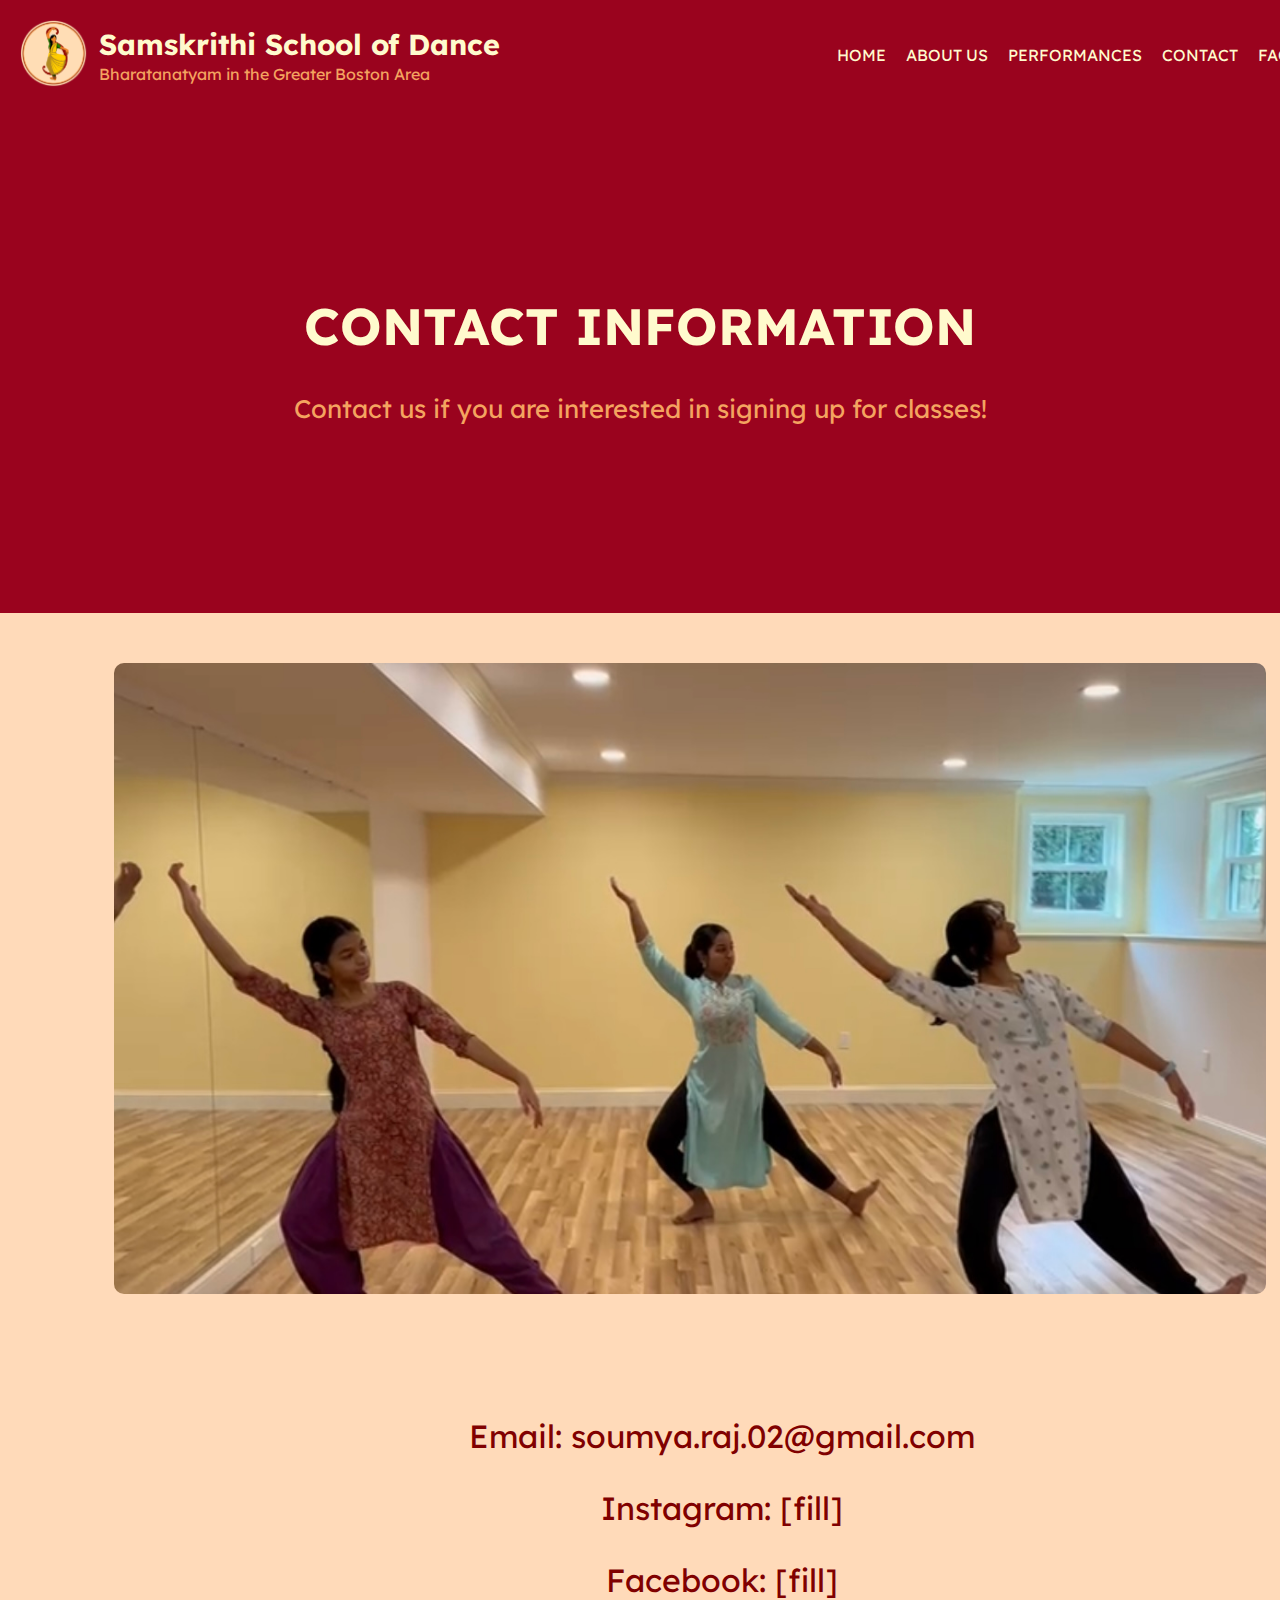
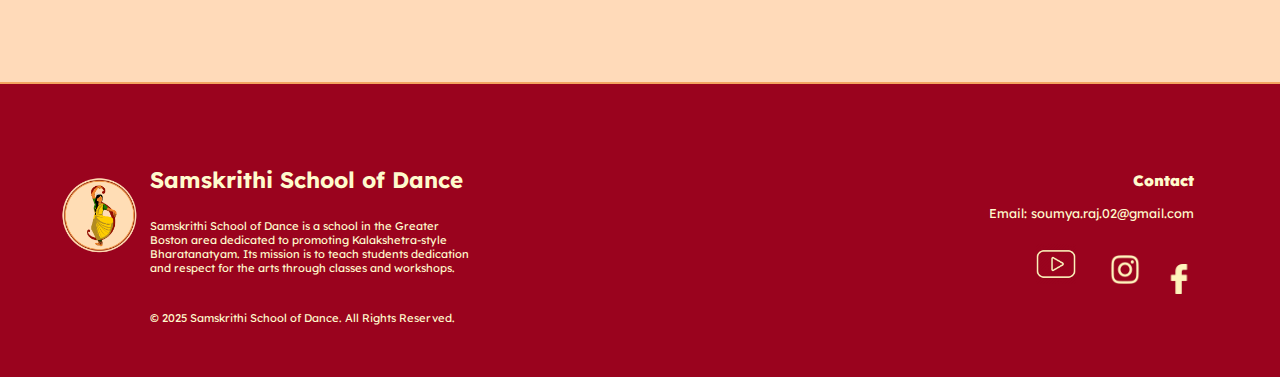
<file: contact.html>
<!DOCTYPE html>
<html lang="en">
<html>
    <head>
    <meta charset="UTF-8">    <meta name="viewport" content="width=device-width, initial-scale=1.0">

    <!-- Bootstrap CSS -->
    <link rel="stylesheet" href="https://stackpath.bootstrapcdn.com/bootstrap/4.5.0/css/bootstrap.min.css"
        integrity="sha384-9aIt2nRpC12Uk9gS9baDl411NQApFmC26EwAOH8WgZl5MYYxFfc+NcPb1dKGj7Sk"
        crossorigin="anonymous">

    <!-- Custom CSS -->
    <link rel="stylesheet" href="styles.css">
    <title>Contact Samskrithi School of Dance</title>
<!-- GOOGLE FONTS -->
<link href="https://fonts.googleapis.com/css2?family=EB+Garamond:wght@400;700&family=Playfair+Display:wght@400;700&display=swap" rel="stylesheet">

    </head>
<body>
<header class="top-textbox">
    <div class="logo">
        <img src="logo.png" alt="Samskrithi Logo">
    </div>
    <div class="text-block">
        <h1>Samskrithi School of Dance</h1>
        <p>Bharatanatyam in the Greater Boston Area</p>
    </div>
    <nav class="main-nav">
        <button class="hamburger" aria-label="Toggle navigation">
            <span class="bar"></span>
            <span class="bar"></span>
            <span class="bar"></span>
        </button>
        <ul class="nav-links"> <li><a href="index.html">HOME</a></li>         <li><a href="about.html">ABOUT US</a></li>
            <li><a href="performances.html">PERFORMANCES</a></li>
            <li><a href="contact.html">CONTACT</a></li>
            <li><a href="faqs.html">FAQs</a></li>
        </ul>
    </nav>
</header>
<div class="page-content">
<div class= "faq-title">
    <div class="answering2">
    <h1>CONTACT INFORMATION</h1>
    <p>
      Contact us if you are interested in signing up for classes!
    </p>
</div>
</div>
    <div class="info2">
        <div class="imglogo2">
            <img src="practice.jpg" alt="Image">
        </div>
        <div class="text-info2">
    <p>Email: soumya.raj.02@gmail.com</p>
    <p>Instagram: [fill]</p>
    <p>Facebook: [fill]</p>
        </div>
    </div>

<div class="bottom">
  <div class="bottom-left">

    <img src="logo.png" alt="Samskrithi Logo">
    <div class="bottom-text">
<br><br><br>
      <h1>Samskrithi School of Dance</h1>
      <br>
      <p>Samskrithi School of Dance is a school in the Greater Boston area dedicated to promoting Kalakshetra-style Bharatanatyam. Its mission is to teach students dedication and respect for the arts through classes and workshops.</p>
      <br>
      <p>© 2025 Samskrithi School of Dance. All Rights Reserved.</p>
    </div>
  </div>

  <div class="bottom-contact">
    <br><br>
    <h3><b>Contact</b></h3>
    <p>Email: soumya.raj.02@gmail.com</p>
    <div class="social-buttons-container">
    <a href="https://www.youtube.com" target="_blank"><button class='youtube-buttons'><img src="youtube.png" alt="IMG"></button></a>
    <a href="https://www.instagram.com" target="_blank"><button class='insta-buttons'><img src="insta.png" alt="IMG"></button></a>
    <a href="https://www.facebook.com" target="_blank"><button class='facebook-buttons'><img src="facebook.png" alt="IMG"></button></a>
    </div>
  </div>
</div>
<script src="script.js"></script>
</body>
</html>
</file>
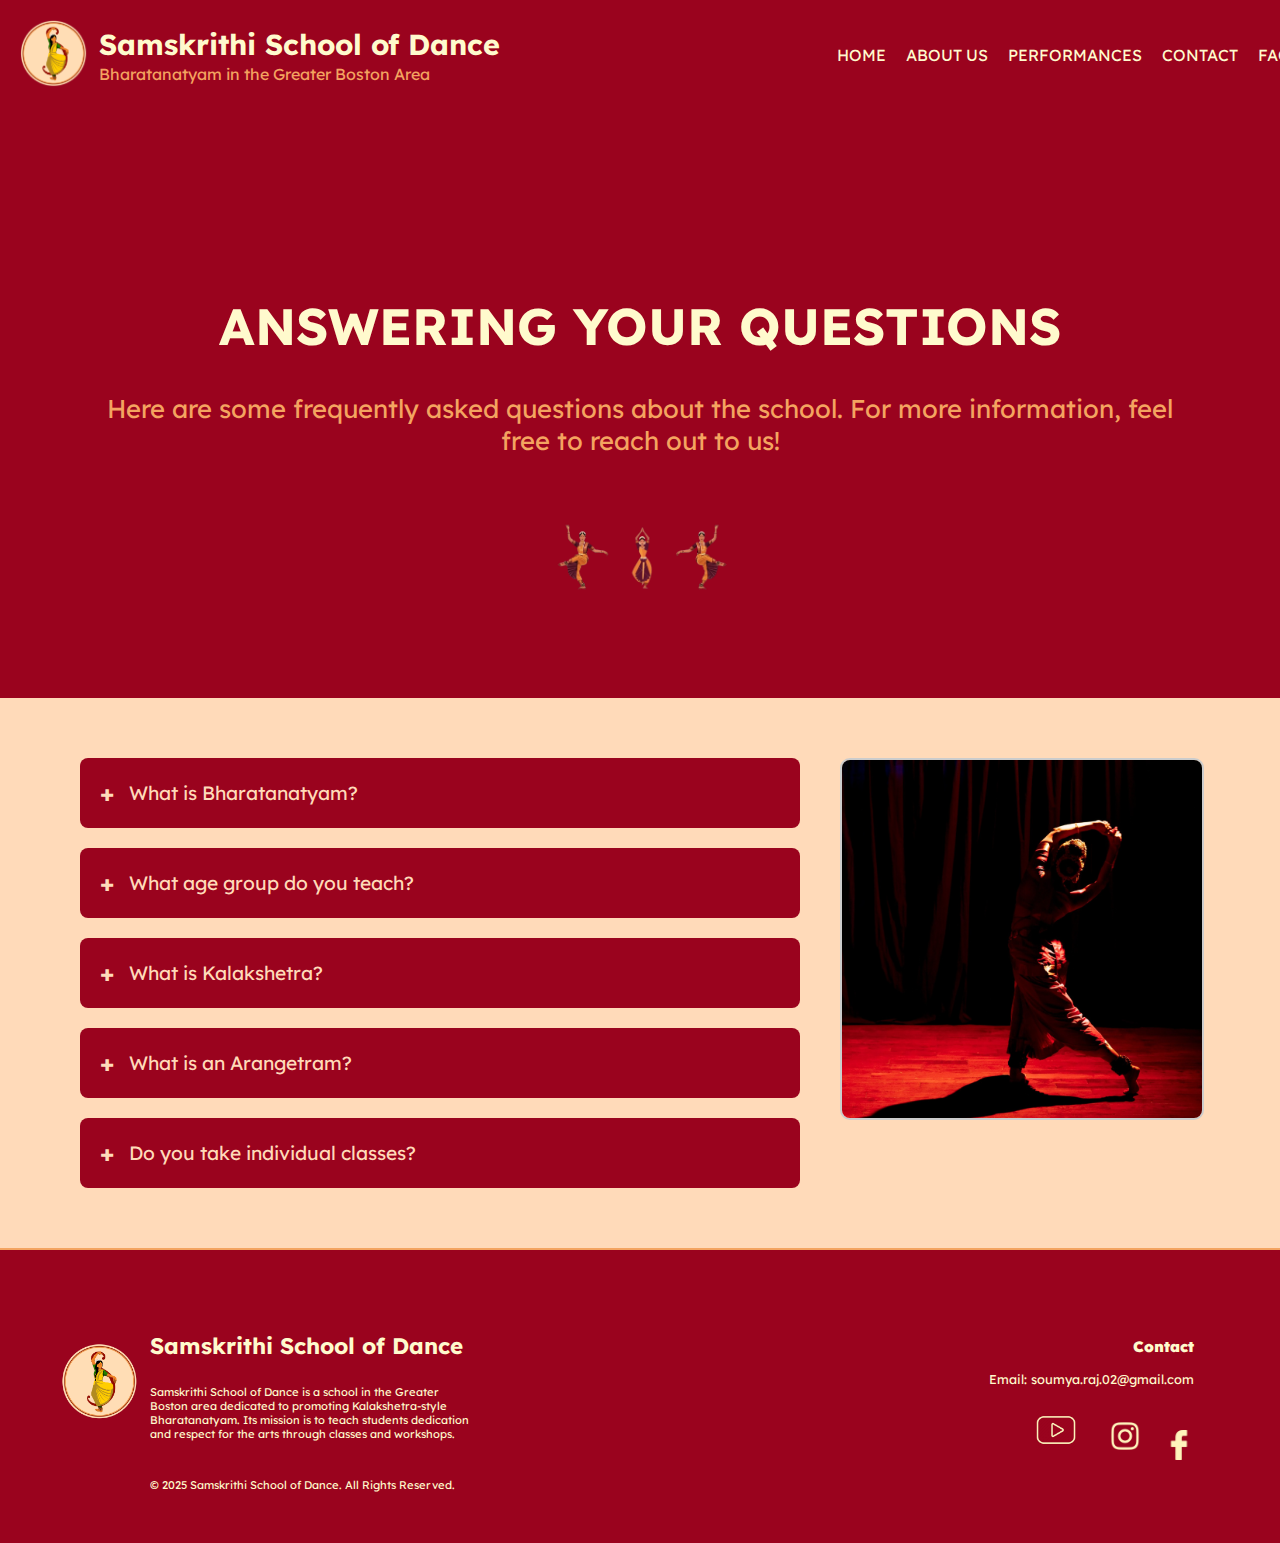
<file: faqs.html>
<!DOCTYPE html>
<html lang="en">
<html>
<head>
    <meta charset="UTF-8">
    <title>FAQs Samskrithi School of Dance</title>
    <meta name="viewport" content="width=device-width, initial-scale=1.0">

    <!-- Bootstrap CSS -->
    <link rel="stylesheet" href="https://stackpath.bootstrapcdn.com/bootstrap/4.5.0/css/bootstrap.min.css"
        integrity="sha384-9aIt2nRpC12Uk9gS9baDl411NQApFmC26EwAOH8WgZl5MYYxFfc+NcPb1dKGj7Sk"
        crossorigin="anonymous">

    <!-- Custom CSS -->
    <link rel="stylesheet" href="styles.css">
<!-- GOOGLE FONTS -->
<link href="https://fonts.googleapis.com/css2?family=EB+Garamond:wght@400;700&family=Playfair+Display:wght@400;700&display=swap" rel="stylesheet">


</head>
<body>
<div class="page-content"></div>
<header class="top-textbox">
    <div class="logo">
        <img src="logo.png" alt="Samskrithi Logo">
    </div>
    <div class="text-block">
        <h1>Samskrithi School of Dance</h1>
        <p>Bharatanatyam in the Greater Boston Area</p>
    </div>
    <nav class="main-nav">
        <button class="hamburger" aria-label="Toggle navigation">
            <span class="bar"></span>
            <span class="bar"></span>
            <span class="bar"></span>
        </button>
        <ul class="nav-links"> <li><a href="index.html">HOME</a></li>         <li><a href="about.html">ABOUT US</a></li>
            <li><a href="performances.html">PERFORMANCES</a></li>
            <li><a href="contact.html">CONTACT</a></li>
            <li><a href="faqs.html">FAQs</a></li>
        </ul>
    </nav>
</header>
<div class= "faq-title">
    <div class="answering">
    <h1>ANSWERING YOUR QUESTIONS</h1>
    <p>
        Here are some frequently asked questions about the school. For more information, feel free to reach out to us!
    </p>
</div>
    <div class="dancer-lil-img">
        <img src="dancer-lil-img.png" alt="Image 1">
    </div>
</div>
<div class="faq-section">
  <div class="faq-container">
    <div class="faq-item">
      <button class="faq-question">
        <span class="toggle-icon">+</span>
        What is Bharatanatyam?
      </button>
      <div class="faq-answer">
        <p>
          Bharatanatyam is one of the oldest classical dance forms of India, known for its grace, expressions, and storytelling. The dance employs compelling stories from a vast resource of Hindu mythology, and also displays variations of geometric movements and patterns that can range from slow and subtle to crisp and bold.
        </p>
      </div>
    </div>

    <div class="faq-item">
      <button class="faq-question">
        <span class="toggle-icon">+</span>
        What age group do you teach?
      </button>
      <div class="faq-answer">
        <p>
          We welcome students of all ages — from children of age 6 to adults!
        </p>
      </div>
    </div>

    <div class="faq-item">
      <button class="faq-question">
        <span class="toggle-icon">+</span>
        What is Kalakshetra?
      </button>
      <div class="faq-answer">
        <p>
The Kalakshetra style of Bharatanatyam, developed and popularized by Rukmini Devi Arundale, is characterized by its angular, geometric, and graceful movements, with a focus on precision and control. It emphasizes firm rhythmic base, clean lines, and clearly defined movements.
        </p>
      </div>
    </div>
<div class="faq-item">
 <button class="faq-question">
        <span class="toggle-icon">+</span>
        What is an Arangetram?
      </button>
      <div class="faq-answer">
        <p>
            Arangetram is the first formal solo performance by the dancer after several years of arduous training with a teacher and education of the Hindu philosophy through mythological and historical stories. Dances are presented in a sequence referred to as 'Margam' and are intended to showcase the dancer's scholarship of the art, in presence of the teacher, connoisseurs of dance, family and friends. It signifies the beginning of a lifelong immersive journey in dance.

        </p>
      </div>
    </div>
<div class="faq-item">
 <button class="faq-question">
        <span class="toggle-icon">+</span>
        Do you take individual classes?
      </button>
      <div class="faq-answer">
        <p>
Yes, for Arangetram preparation. However, it's not as common for regular students.
        </p>
      </div>
    </div>
  </div>


  <div class="faq-image">
    <img src="soumya-aunty-faq.png" alt="Bharatanatyam Pose">
  </div>
</div>
<script>
  document.querySelectorAll('.faq-question').forEach(button => {
    button.addEventListener('click', () => {
      const item = button.closest('.faq-item');
      item.classList.toggle('open');
    });
  });
</script>

<div class="bottom">
  <div class="bottom-left">

    <img src="logo.png" alt="Samskrithi Logo">
    <div class="bottom-text">
<br><br><br>
      <h1>Samskrithi School of Dance</h1>
      <br>
      <p>Samskrithi School of Dance is a school in the Greater Boston area dedicated to promoting Kalakshetra-style Bharatanatyam. Its mission is to teach students dedication and respect for the arts through classes and workshops.</p>
      <br>
      <p>© 2025 Samskrithi School of Dance. All Rights Reserved.</p>
    </div>
  </div>

  <div class="bottom-contact">
    <br><br>
    <h3><b>Contact</b></h3>
    <p>Email: soumya.raj.02@gmail.com</p>
    <div class="social-buttons-container">
    <a href="https://www.youtube.com" target="_blank"><button class='youtube-buttons'><img src="youtube.png" alt="IMG"></button></a>
    <a href="https://www.instagram.com" target="_blank"><button class='insta-buttons'><img src="insta.png" alt="IMG"></button></a>
    <a href="https://www.facebook.com" target="_blank"><button class='facebook-buttons'><img src="facebook.png" alt="IMG"></button></a>
    </div>
  </div>
</div>
<script src="script.js"></script>
</body>
</html>
</file>
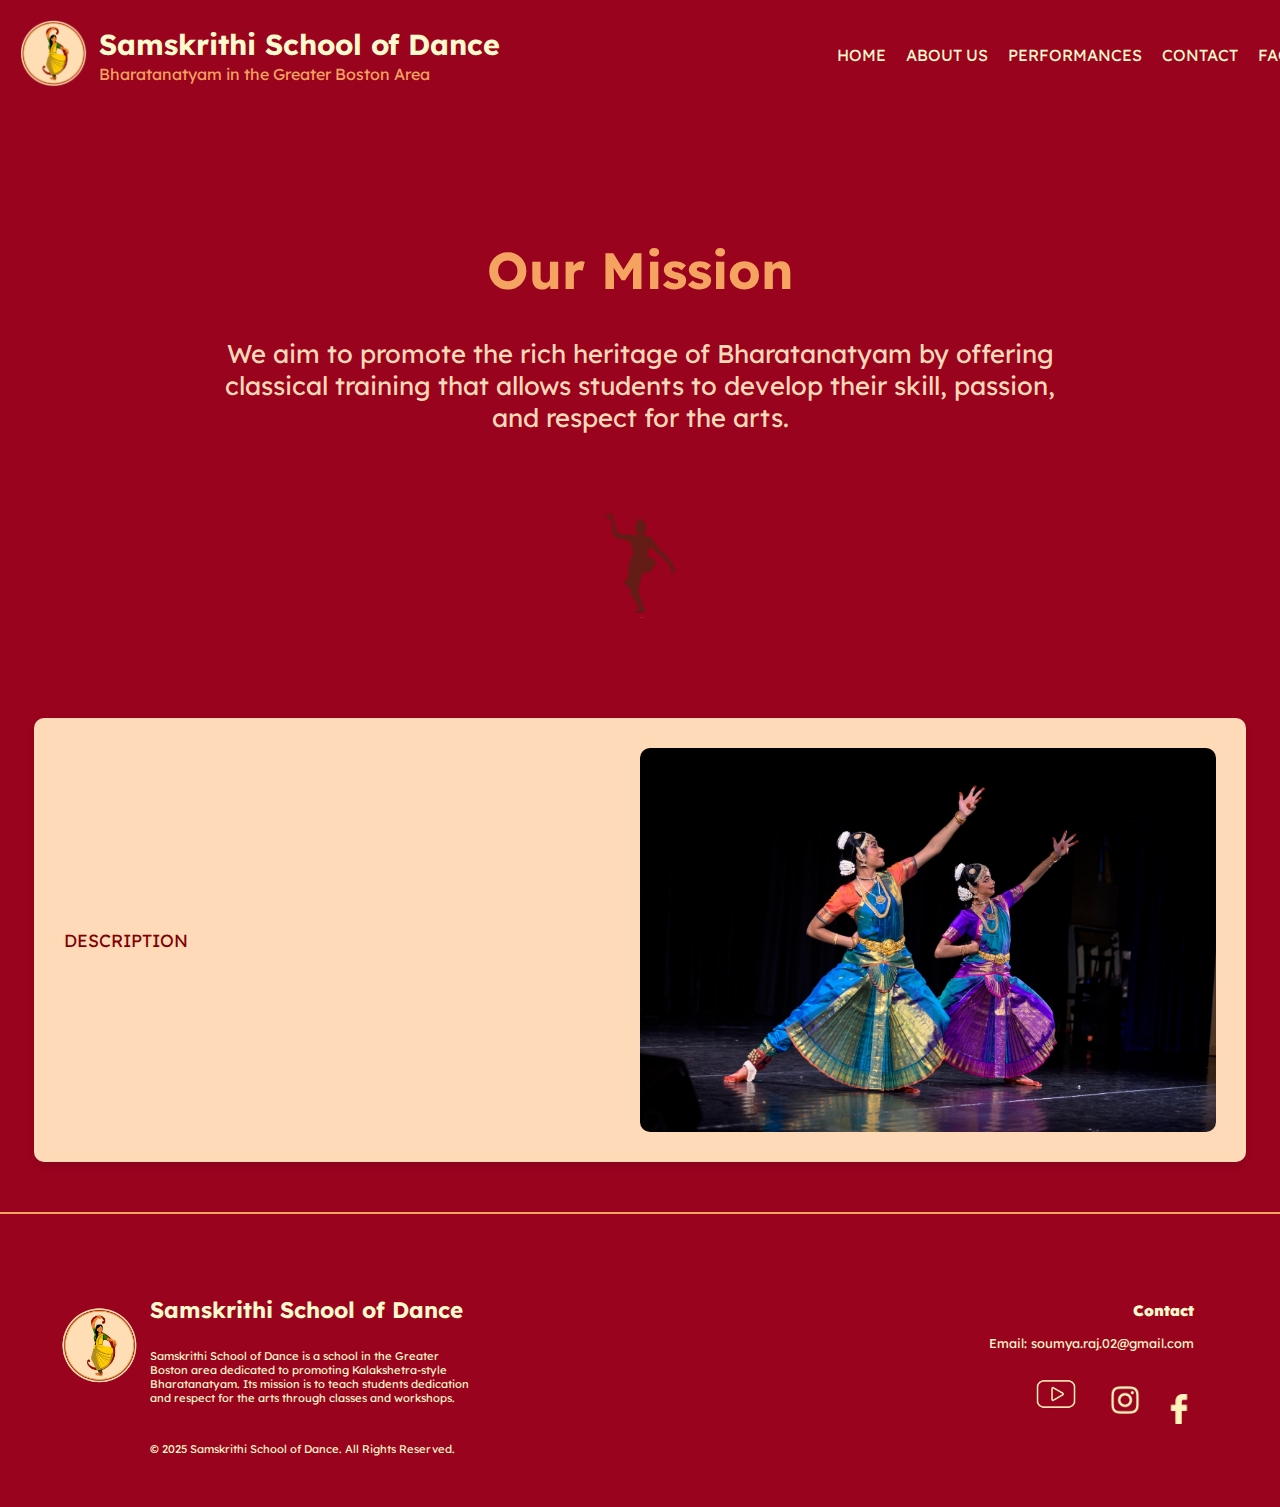
<file: mission.html>
<!DOCTYPE html>
<html lang="en">
<html>
<head>
    <meta charset="UTF-8">
    <title>Mission</title>
    <meta name="viewport" content="width=device-width, initial-scale=1.0">

    <link rel="stylesheet" href="https://stackpath.bootstrapcdn.com/bootstrap/4.5.0/css/bootstrap.min.css"
        integrity="sha384-9aIt2nRpC12Uk9gS9baDl411NQApFmC26EwAOH8WgZl5MYYxFfc+NcPb1dKGj7Sk"
        crossorigin="anonymous">

    <link rel="stylesheet" href="styles.css">
<link href="https://fonts.googleapis.com/css2?family=EB+Garamond:wght@400;700&family=Playfair+Display:wght@400;700&display=swap" rel="stylesheet">


</head>
<body>
<header class="top-textbox">
    <div class="logo">
        <img src="logo.png" alt="Samskrithi Logo">
    </div>
    <div class="text-block">
        <h1>Samskrithi School of Dance</h1>
        <p>Bharatanatyam in the Greater Boston Area</p>
    </div>
    <nav class="main-nav">
        <button class="hamburger" aria-label="Toggle navigation">
            <span class="bar"></span>
            <span class="bar"></span>
            <span class="bar"></span>
        </button>
        <ul class="nav-links"> <li><a href="index.html">HOME</a></li>
            <li><a href="about.html">ABOUT US</a></li>
            <li><a href="performances.html">PERFORMANCES</a></li>
            <li><a href="contact.html">CONTACT</a></li>
            <li><a href="faqs.html">FAQs</a></li>
        </ul>
    </nav>
</header>

<div class="page-content">
    <div class="mission-img">
      <div class="mission">
        <br><br>
        <h1>Our Mission</h1>
        <p>
        We aim to promote the rich heritage of Bharatanatyam by offering classical training that allows students to develop their skill, passion, and respect for the arts.
        </p>
        </div>
        <div class="imgg">
            <img src="sillhouette.png" alt="Image 1">
        </div>
    </div>

    <div class="description-and-image-section">
        <div class="description-text">
            <p>DESCRIPTION</p>
            </div>
        <div class="sisters-image">
            <img src="sisters.jpg" alt="Two dancers in traditional attire, often referred to as 'sisters'">
        </div>
    </div>
    <div class="bottom">
        <div class="bottom-left">
            <img src="logo.png" alt="Samskrithi Logo">
            <div class="bottom-text">
                <br><br><br>
                <h1>Samskrithi School of Dance</h1>
                <br>
                <p>Samskrithi School of Dance is a school in the Greater Boston area dedicated to promoting Kalakshetra-style Bharatanatyam. Its mission is to teach students dedication and respect for the arts through classes and workshops.</p>
                <br>
                <p>© 2025 Samskrithi School of Dance. All Rights Reserved.</p>
            </div>
        </div>
        <div class="bottom-contact">
            <br><br>
            <h3><b>Contact</b></h3>
            <p>Email: soumya.raj.02@gmail.com</p>
            <div class="social-buttons-container">
    <a href="https://www.youtube.com" target="_blank"><button class='youtube-buttons'><img src="youtube.png" alt="IMG"></button></a>
    <a href="https://www.instagram.com" target="_blank"><button class='insta-buttons'><img src="insta.png" alt="IMG"></button></a>
    <a href="https://www.facebook.com" target="_blank"><button class='facebook-buttons'><img src="facebook.png" alt="IMG"></button></a>
            </div>
        </div>
    </div>
    </div>
<script src="script.js"></script>
</body>
</html>
</file>
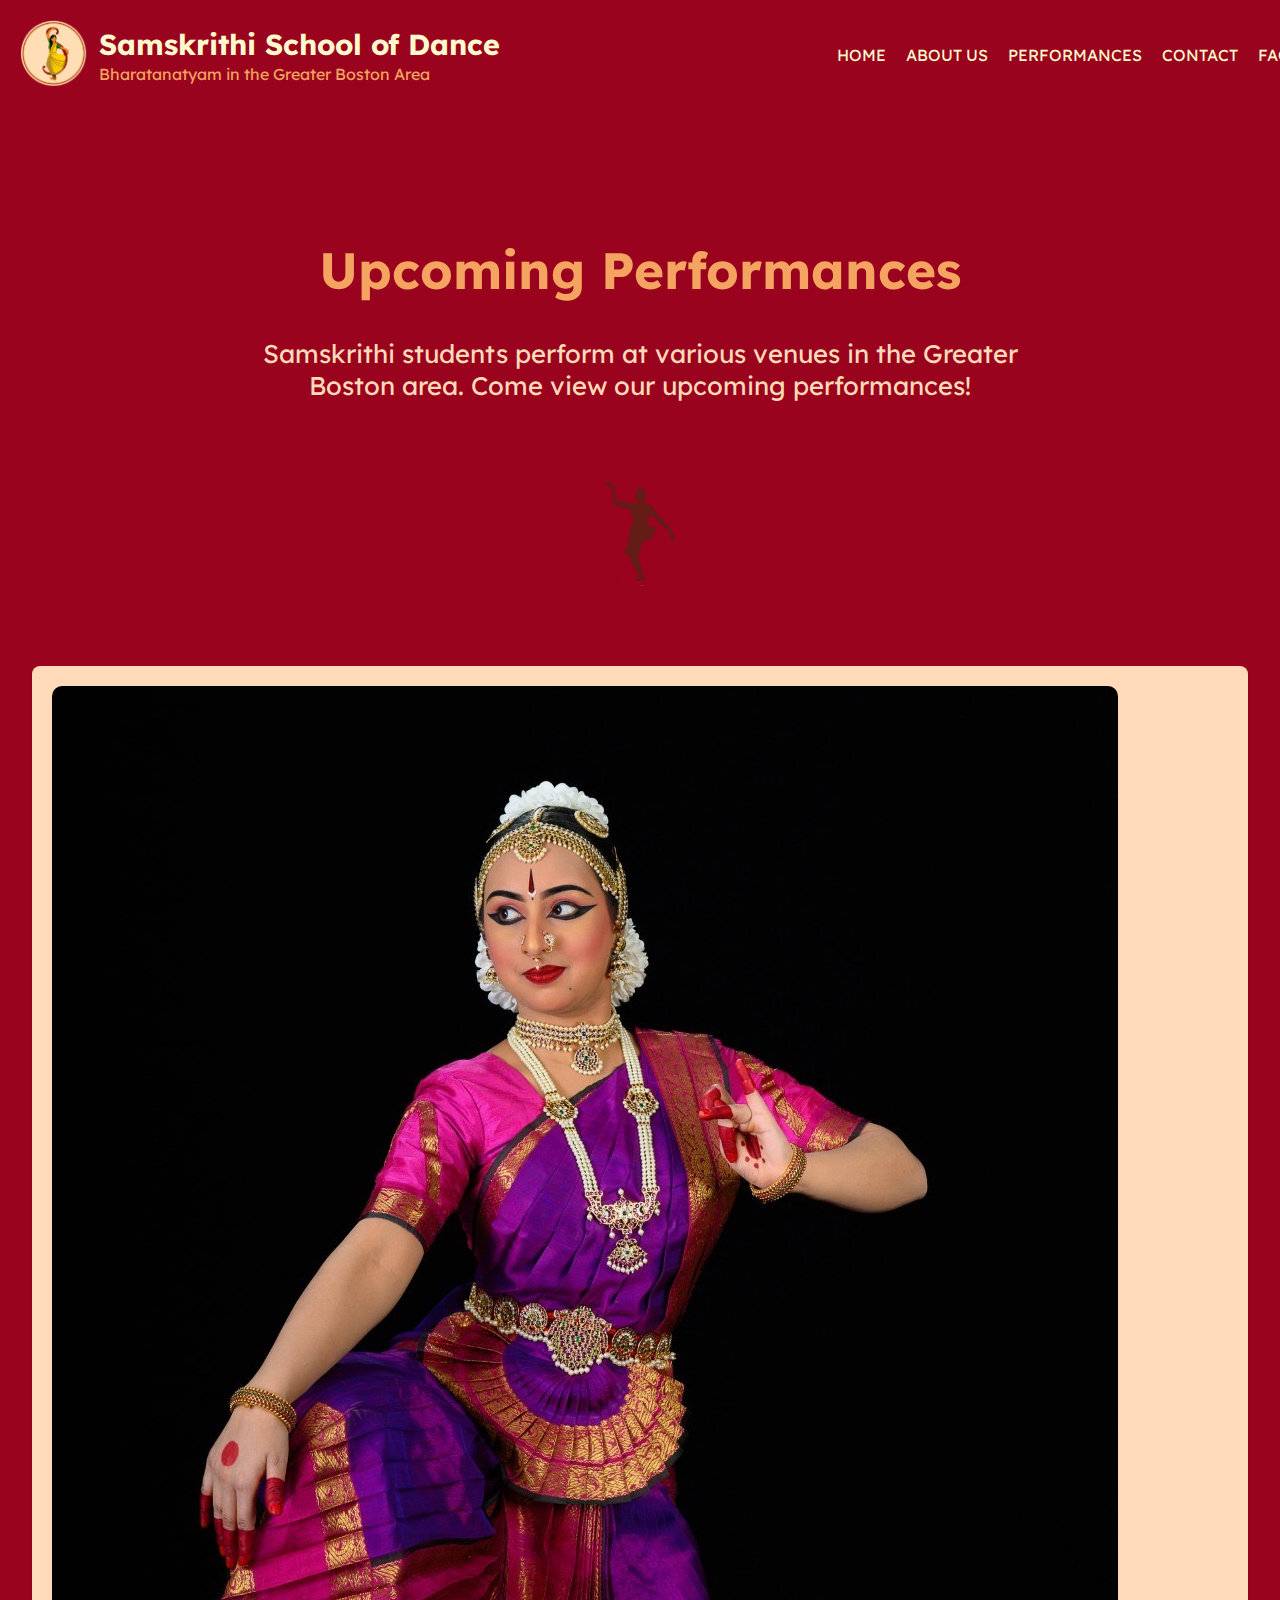
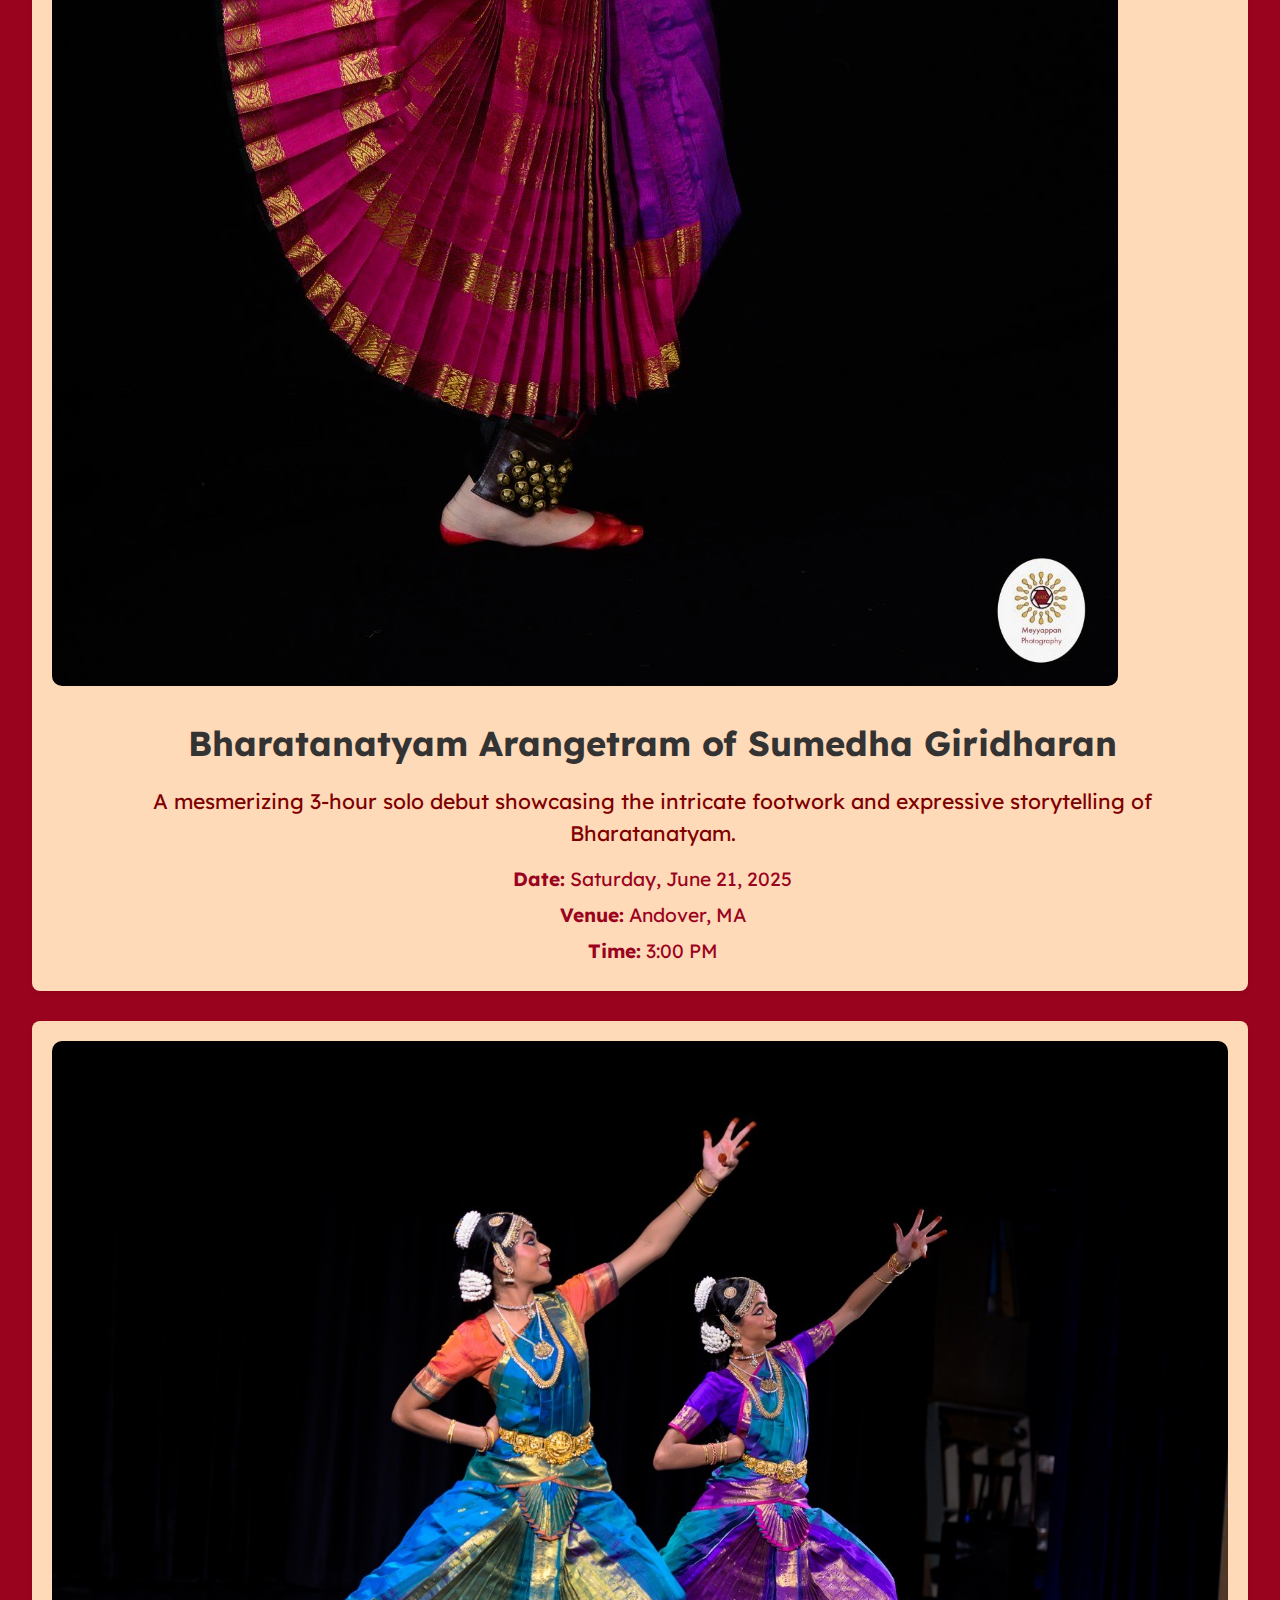
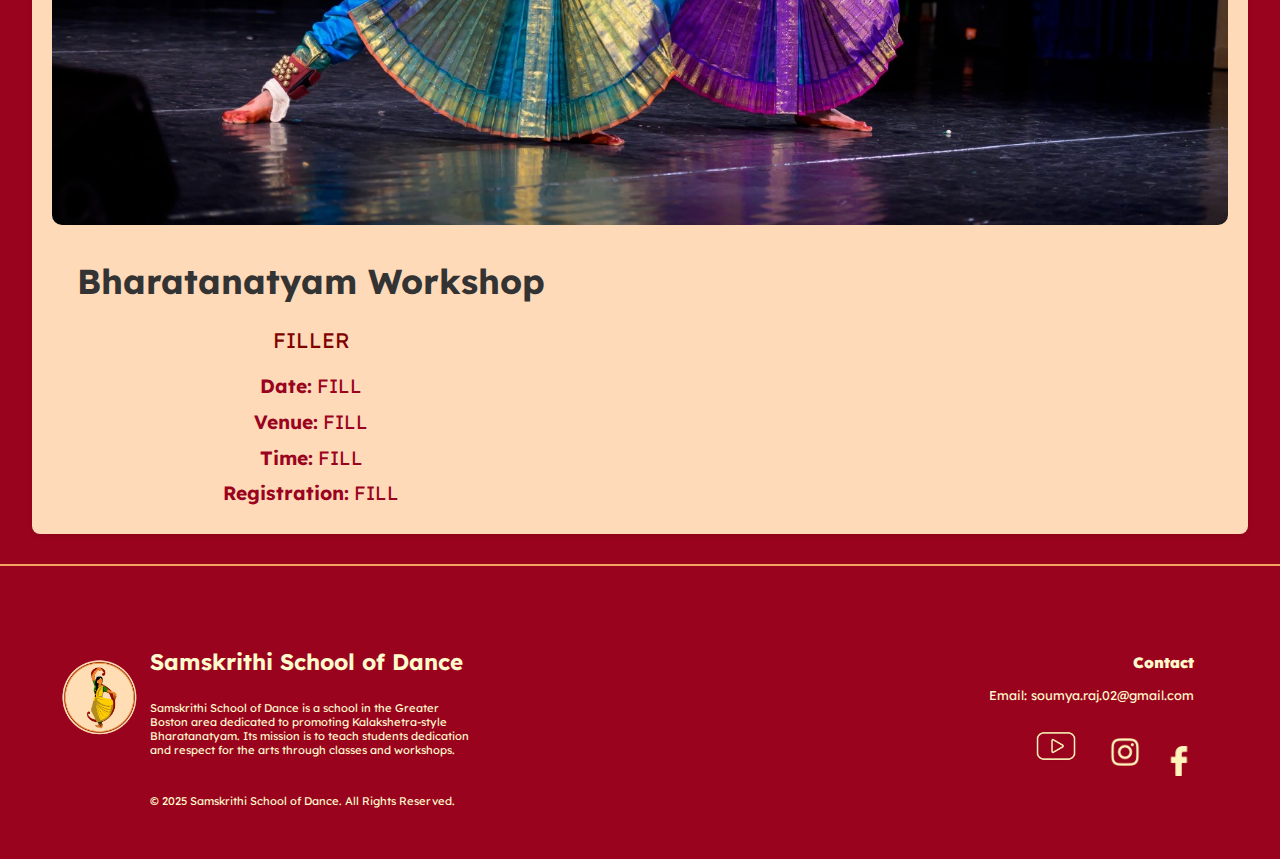
<file: upcoming.html>
<!DOCTYPE html>
<html lang="en">
<html>
<head>
    <meta charset="UTF-8">
    <title>Upcoming Performances</title>
    <meta name="viewport" content="width=device-width, initial-scale=1.0">

    <link rel="stylesheet" href="https://stackpath.bootstrapcdn.com/bootstrap/4.5.0/css/bootstrap.min.css"
        integrity="sha384-9aIt2nRpC12Uk9gS9baDl411NQApFmC26EwAOH8WgZl5MYYxFfc+NcPb1dKGj7Sk"
        crossorigin="anonymous">

    <link rel="stylesheet" href="styles.css">
<link href="https://fonts.googleapis.com/css2?family=EB+Garamond:wght@400;700&family=Playfair+Display:wght@400;700&display=swap" rel="stylesheet">


</head>
<body>
<header class="top-textbox">
    <div class="logo">
        <img src="logo.png" alt="Samskrithi Logo">
    </div>
    <div class="text-block">
        <h1>Samskrithi School of Dance</h1>
        <p>Bharatanatyam in the Greater Boston Area</p>
    </div>
    <nav class="main-nav">
        <button class="hamburger" aria-label="Toggle navigation">
            <span class="bar"></span>
            <span class="bar"></span>
            <span class="bar"></span>
        </button>
        <ul class="nav-links"> <li><a href="index.html">HOME</a></li>
            <li><a href="about.html">ABOUT US</a></li>
            <li><a href="performances.html">PERFORMANCES</a></li>
            <li><a href="contact.html">CONTACT</a></li>
            <li><a href="faqs.html">FAQs</a></li>
        </ul>
    </nav>
</header>

<div class="page-content">
    <div class="mission-img">
      <div class="mission">
        <br><br>
        <h1>Upcoming Performances</h1>
        <p>
        Samskrithi students perform at various venues in the Greater Boston area. Come view our upcoming performances!
        </p>
        </div>
        <div class="imgg">
            <img src="sillhouette.png" alt="Image 1">
        </div>
    </div>

    <div class="events-peachpuff-box">
        <div class="row event-item align-items-center mb-5">
                <div class="col-md-5">
                    <img src="sumedha.JPEG" alt="Dancers performing" class="img-fluid event-image">
                </div>
                <div class="col-md-7 event-details">
                    <h3>Bharatanatyam Arangetram of Sumedha Giridharan</h3>
                    <p class="event-caption">A mesmerizing 3-hour solo debut showcasing the intricate footwork and expressive storytelling of Bharatanatyam.</p>
                    <ul class="event-info">
                        <li><strong>Date:</strong> Saturday, June 21, 2025</li>
                        <li><strong>Venue:</strong> Andover, MA</li>
                        <li><strong>Time:</strong> 3:00 PM </li>
                    </ul>
                </div>
            </div>

            <div class="row event-item align-items-center mb-5">
                <div class="col-md-5">
                    <img src="sisters.jpg" alt="Two dancers in traditional attire" class="img-fluid event-image">
                </div>
                <div class="col-md-7 event-details">
                    <h3>Bharatanatyam Workshop</h3>
                    <p class="event-caption">FILLER</p>
                    <ul class="event-info">
                        <li><strong>Date:</strong> FILL</li>
                        <li><strong>Venue:</strong> FILL</li>
                        <li><strong>Time:</strong> FILL</li>
                        <li><strong>Registration:</strong> FILL</li>
                    </ul>
                </div>
            </div>

        </div>
    <div class="bottom">
        <div class="bottom-left">
            <img src="logo.png" alt="Samskrithi Logo">
            <div class="bottom-text">
                <br><br><br>
                <h1>Samskrithi School of Dance</h1>
                <br>
                <p>Samskrithi School of Dance is a school in the Greater Boston area dedicated to promoting Kalakshetra-style Bharatanatyam. Its mission is to teach students dedication and respect for the arts through classes and workshops.</p>
                <br>
                <p>© 2025 Samskrithi School of Dance. All Rights Reserved.</p>
            </div>
        </div>
        <div class="bottom-contact">
            <br><br>
            <h3><b>Contact</b></h3>
            <p>Email: soumya.raj.02@gmail.com</p>
            <div class="social-buttons-container">
    <a href="https://www.youtube.com" target="_blank"><button class='youtube-buttons'><img src="youtube.png" alt="IMG"></button></a>
    <a href="https://www.instagram.com" target="_blank"><button class='insta-buttons'><img src="insta.png" alt="IMG"></button></a>
    <a href="https://www.facebook.com" target="_blank"><button class='facebook-buttons'><img src="facebook.png" alt="IMG"></button></a>
            </div>
        </div>
    </div>
</div>
<script src="script.js"></script>
</body>
</html>
</file>
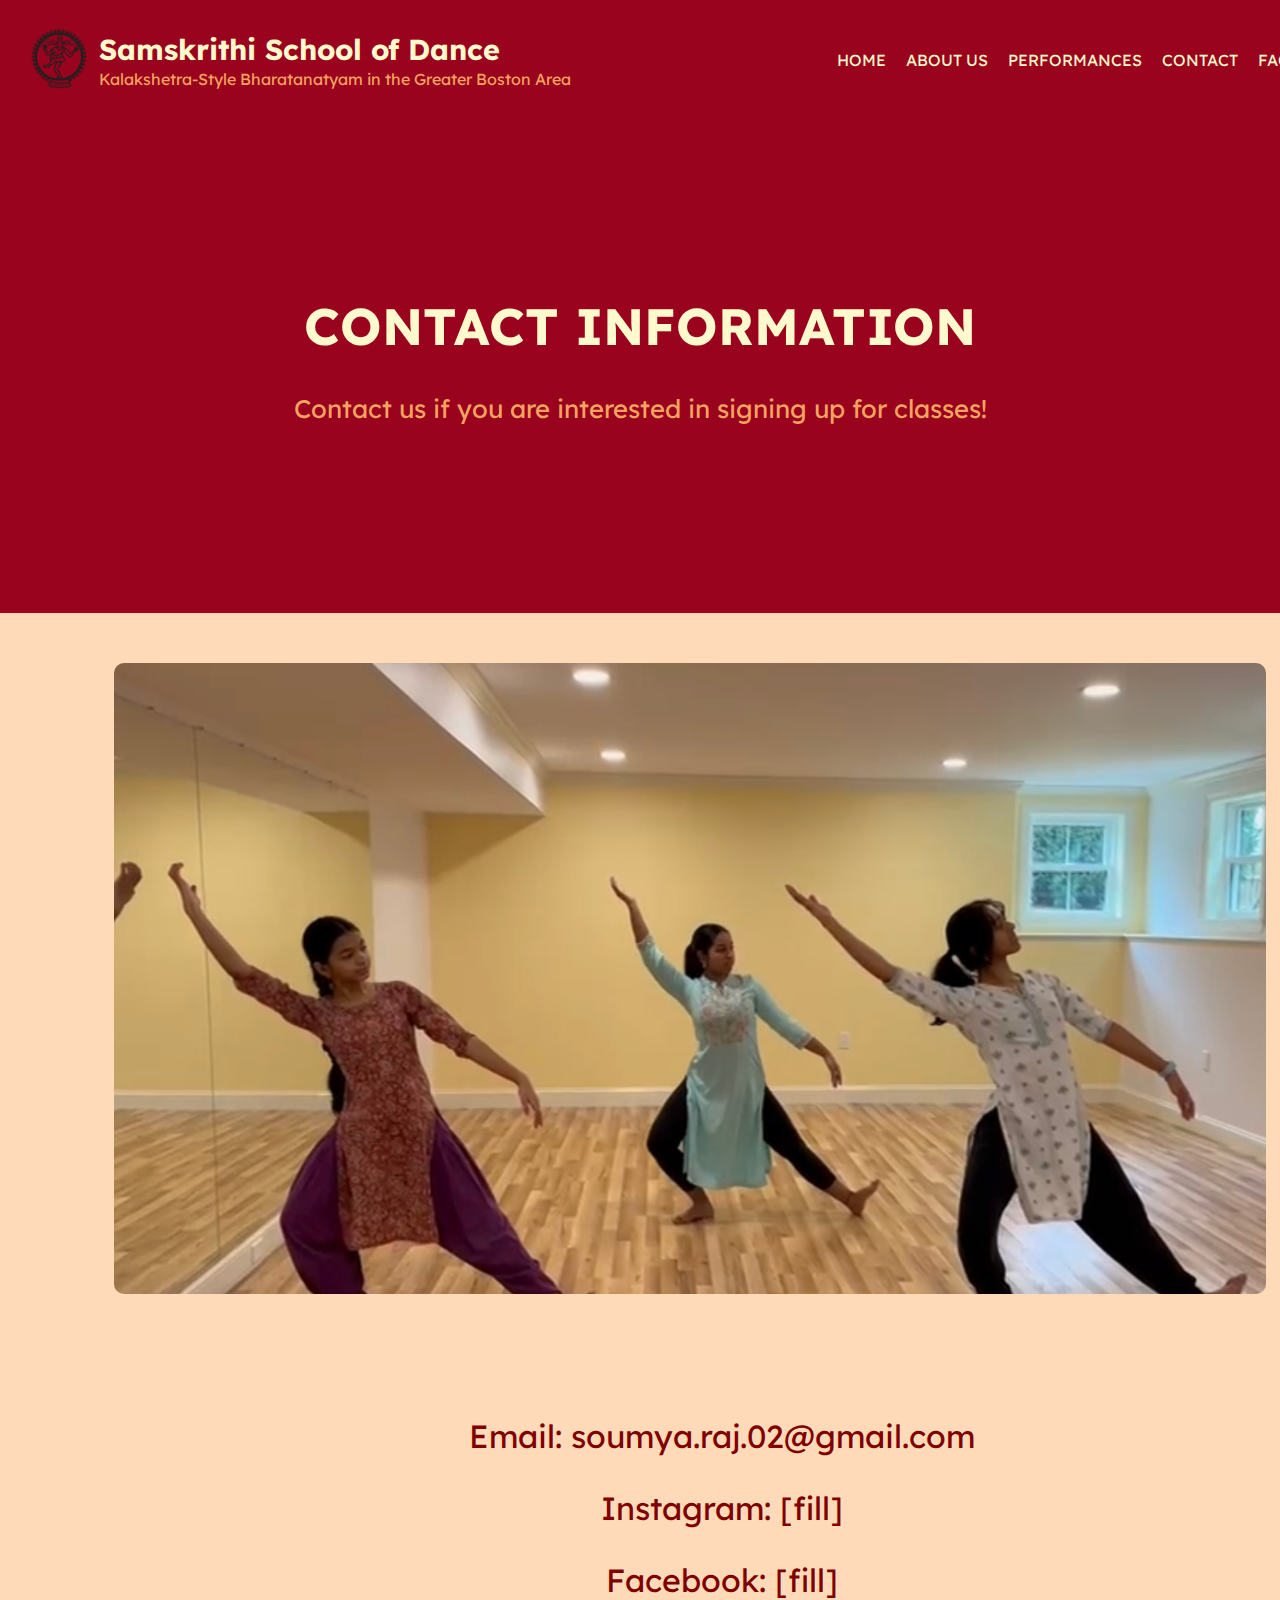
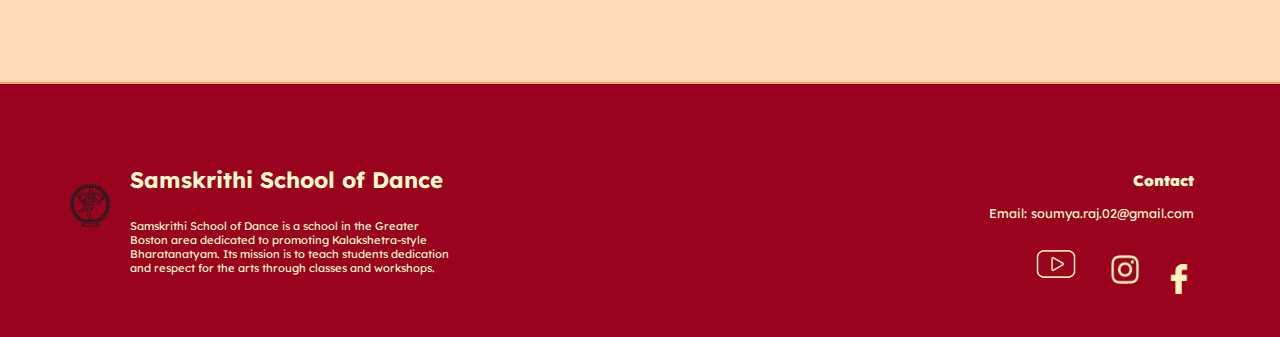
<file: website/contact.html>
<!DOCTYPE html>
<html lang="en">
<html>
    <head>
    <meta charset="UTF-8">    <meta name="viewport" content="width=device-width, initial-scale=1.0">

    <!-- Bootstrap CSS -->
    <link rel="stylesheet" href="https://stackpath.bootstrapcdn.com/bootstrap/4.5.0/css/bootstrap.min.css"
        integrity="sha384-9aIt2nRpC12Uk9gS9baDl411NQApFmC26EwAOH8WgZl5MYYxFfc+NcPb1dKGj7Sk"
        crossorigin="anonymous">

    <!-- Custom CSS -->
    <link rel="stylesheet" href="styles.css">
    <title>Contact Samskrithi School of Dance</title>
<!-- GOOGLE FONTS -->
<link href="https://fonts.googleapis.com/css2?family=EB+Garamond:wght@400;700&family=Playfair+Display:wght@400;700&display=swap" rel="stylesheet">

    </head>
<body>
<header class="top-textbox">
    <div class="logo">
        <img src="logo.png" alt="Samskrithi Logo">
    </div>
    <div class="text-block">
        <h1>Samskrithi School of Dance</h1>
        <p>Kalakshetra-Style Bharatanatyam in the Greater Boston Area</p>
    </div>
    <nav class="main-nav">
        <button class="hamburger" aria-label="Toggle navigation">
            <span class="bar"></span>
            <span class="bar"></span>
            <span class="bar"></span>
        </button>
        <ul class="nav-links"> <li><a href="index.html">HOME</a></li>         <li><a href="about.html">ABOUT US</a></li>
            <li><a href="performances.html">PERFORMANCES</a></li>
            <li><a href="contact.html">CONTACT</a></li>
            <li><a href="faqs.html">FAQs</a></li>
        </ul>
    </nav>
</header>
<div class="page-content">
<div class= "faq-title">
    <div class="answering2">
    <h1>CONTACT INFORMATION</h1>
    <p>
      Contact us if you are interested in signing up for classes!
    </p>
</div>
</div>
    <div class="info2">
        <div class="imglogo2">
            <img src="practice.jpg" alt="Image">
        </div>
        <div class="text-info2">
    <p>Email: soumya.raj.02@gmail.com</p>
    <p>Instagram: [fill]</p>
    <p>Facebook: [fill]</p>
        </div>
    </div>

<div class="bottom">
  <div class="bottom-left">

    <img src="logo.png" alt="Samskrithi Logo">
    <div class="bottom-text">
<br><br><br>
      <h1>Samskrithi School of Dance</h1>
      <br>
      <p>Samskrithi School of Dance is a school in the Greater Boston area dedicated to promoting Kalakshetra-style Bharatanatyam. Its mission is to teach students dedication and respect for the arts through classes and workshops.</p>

    </div>
  </div>

  <div class="bottom-contact">
    <br><br>
    <h3><b>Contact</b></h3>
    <p>Email: soumya.raj.02@gmail.com</p>
    <div class="social-buttons-container">
    <a href="https://www.youtube.com" target="_blank"><button class='youtube-buttons'><img src="youtube.png" alt="IMG"></button></a>
    <a href="https://www.instagram.com" target="_blank"><button class='insta-buttons'><img src="insta.png" alt="IMG"></button></a>
    <a href="https://www.facebook.com" target="_blank"><button class='facebook-buttons'><img src="facebook.png" alt="IMG"></button></a>
    </div>
  </div>
</div>
<script src="script.js"></script>
</body>
</html>
</file>
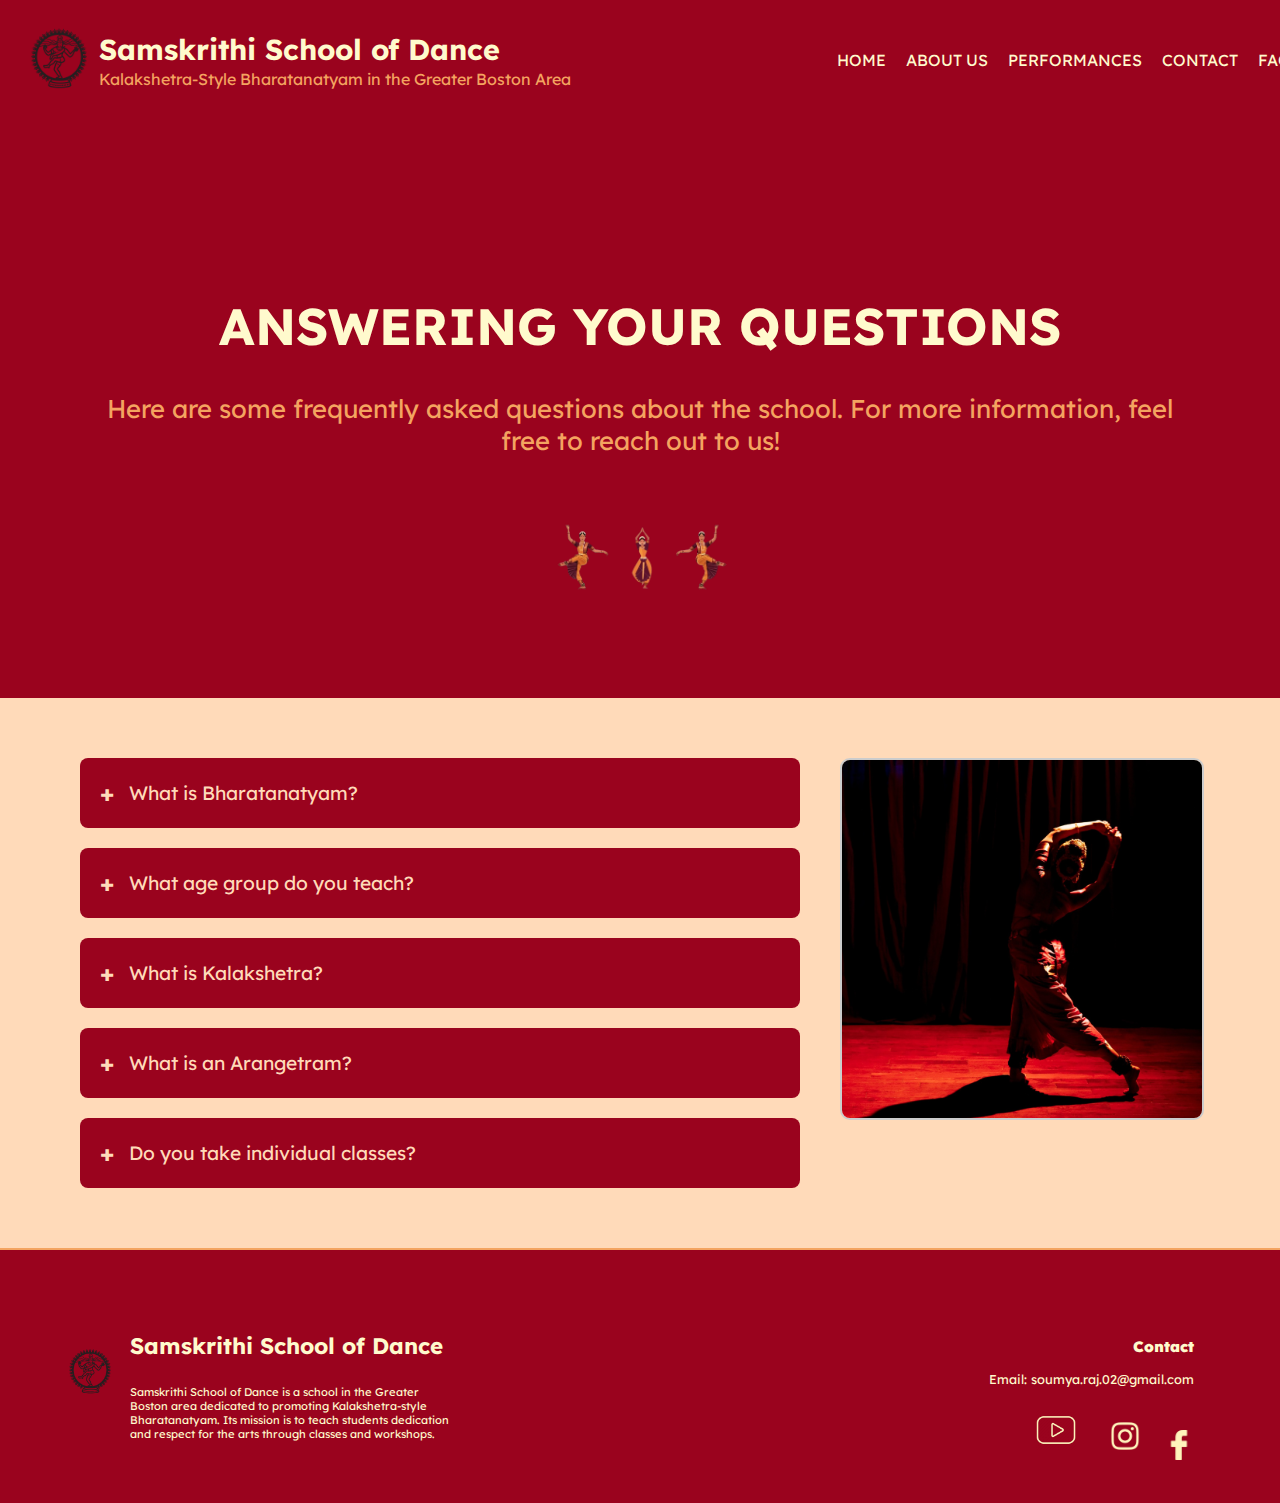
<file: website/faqs.html>
<!DOCTYPE html>
<html lang="en">
<html>
<head>
    <meta charset="UTF-8">
    <title>FAQs Samskrithi School of Dance</title>
    <meta name="viewport" content="width=device-width, initial-scale=1.0">

    <!-- Bootstrap CSS -->
    <link rel="stylesheet" href="https://stackpath.bootstrapcdn.com/bootstrap/4.5.0/css/bootstrap.min.css"
        integrity="sha384-9aIt2nRpC12Uk9gS9baDl411NQApFmC26EwAOH8WgZl5MYYxFfc+NcPb1dKGj7Sk"
        crossorigin="anonymous">

    <!-- Custom CSS -->
    <link rel="stylesheet" href="styles.css">
<!-- GOOGLE FONTS -->
<link href="https://fonts.googleapis.com/css2?family=EB+Garamond:wght@400;700&family=Playfair+Display:wght@400;700&display=swap" rel="stylesheet">


</head>
<body>
<div class="page-content"></div>
<header class="top-textbox">
    <div class="logo">
        <img src="logo.png" alt="Samskrithi Logo">
    </div>
    <div class="text-block">
        <h1>Samskrithi School of Dance</h1>
        <p>Kalakshetra-Style Bharatanatyam in the Greater Boston Area</p>
    </div>
    <nav class="main-nav">
        <button class="hamburger" aria-label="Toggle navigation">
            <span class="bar"></span>
            <span class="bar"></span>
            <span class="bar"></span>
        </button>
        <ul class="nav-links"> <li><a href="index.html">HOME</a></li>         <li><a href="about.html">ABOUT US</a></li>
            <li><a href="performances.html">PERFORMANCES</a></li>
            <li><a href="contact.html">CONTACT</a></li>
            <li><a href="faqs.html">FAQs</a></li>
        </ul>
    </nav>
</header>
<div class= "faq-title">
    <div class="answering">
    <h1>ANSWERING YOUR QUESTIONS</h1>
    <p>
        Here are some frequently asked questions about the school. For more information, feel free to reach out to us!
    </p>
</div>
    <div class="dancer-lil-img">
        <img src="dancer-lil-img.png" alt="Image 1">
    </div>
</div>
<div class="faq-section">
  <div class="faq-container">
    <div class="faq-item">
      <button class="faq-question">
        <span class="toggle-icon">+</span>
        What is Bharatanatyam?
      </button>
      <div class="faq-answer">
        <p>
          Bharatanatyam is one of the oldest classical dance forms of India, known for its grace, expressions, and storytelling, and is considered the oldest classical tradition of India. The dance employs compelling stories from a vast resource of Hindu mythology, and also displays variations of geometric movements and patterns that can range from slow and subtle to crisp and bold.
        </p>
      </div>
    </div>

    <div class="faq-item">
      <button class="faq-question">
        <span class="toggle-icon">+</span>
        What age group do you teach?
      </button>
      <div class="faq-answer">
        <p>
          We welcome students of all ages — from children 6 or above to adults!
        </p>
      </div>
    </div>

    <div class="faq-item">
      <button class="faq-question">
        <span class="toggle-icon">+</span>
        What is Kalakshetra?
      </button>
      <div class="faq-answer">
        <p>
The Kalakshetra style of Bharatanatyam, developed and popularized by Rukmini Devi Arundale, is characterized by its angular, geometric, and graceful movements, with a focus on precision and control. It emphasizes firm rhythmic base, clean lines, and clearly defined movements.
        </p>
      </div>
    </div>
<div class="faq-item">
 <button class="faq-question">
        <span class="toggle-icon">+</span>
        What is an Arangetram?
      </button>
      <div class="faq-answer">
        <p>
            Arangetram is the first formal solo performance by the dancer after several years of arduous training with a teacher and education of the Hindu philosophy through mythological and historical stories. Dances are presented in a sequence referred to as ‘Margam’ and are intended to showcase the dancer’s scholarship of the art, in presence of the teacher, connoisseurs of dance, family and friends. It signifies the beginning of a lifelong immersive journey in dance.

        </p>
      </div>
    </div>
<div class="faq-item">
 <button class="faq-question">
        <span class="toggle-icon">+</span>
        Do you take individual classes?
      </button>
      <div class="faq-answer">
        <p>
Yes, for Arangetram preparation. However, it's not as common for regular students.
        </p>
      </div>
    </div>
  </div>


  <div class="faq-image">
    <img src="soumya-aunty-faq.png" alt="Bharatanatyam Pose">
  </div>
</div>
<script>
  document.querySelectorAll('.faq-question').forEach(button => {
    button.addEventListener('click', () => {
      const item = button.closest('.faq-item');
      item.classList.toggle('open');
    });
  });
</script>

<div class="bottom">
  <div class="bottom-left">

    <img src="logo.png" alt="Samskrithi Logo">
    <div class="bottom-text">
<br><br><br>
      <h1>Samskrithi School of Dance</h1>
      <br>
      <p>Samskrithi School of Dance is a school in the Greater Boston area dedicated to promoting Kalakshetra-style Bharatanatyam. Its mission is to teach students dedication and respect for the arts through classes and workshops.</p>

    </div>
  </div>

  <div class="bottom-contact">
    <br><br>
    <h3><b>Contact</b></h3>
    <p>Email: soumya.raj.02@gmail.com</p>
    <div class="social-buttons-container">
    <a href="https://www.youtube.com" target="_blank"><button class='youtube-buttons'><img src="youtube.png" alt="IMG"></button></a>
    <a href="https://www.instagram.com" target="_blank"><button class='insta-buttons'><img src="insta.png" alt="IMG"></button></a>
    <a href="https://www.facebook.com" target="_blank"><button class='facebook-buttons'><img src="facebook.png" alt="IMG"></button></a>
    </div>
  </div>
</div>
<script src="script.js"></script>
</body>
</html>
</file>
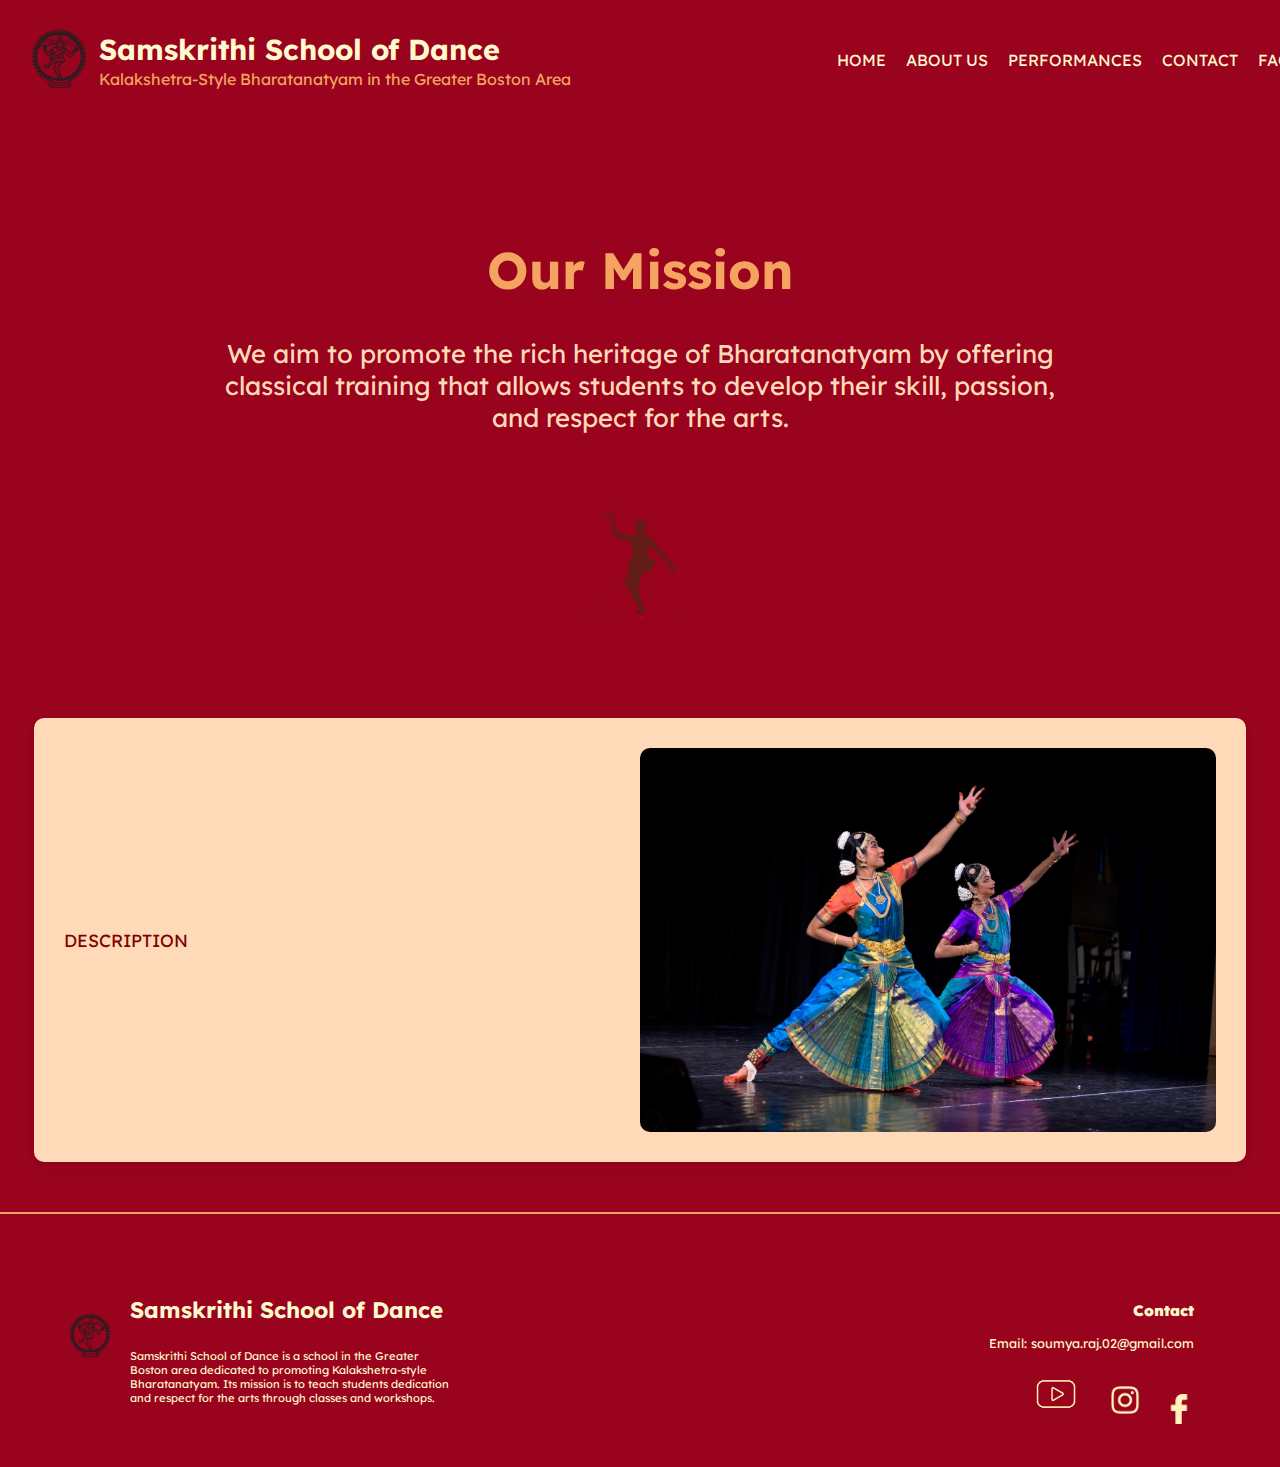
<file: website/mission.html>
<!DOCTYPE html>
<html lang="en">
<html>
<head>
    <meta charset="UTF-8">
    <title>Mission</title>
    <meta name="viewport" content="width=device-width, initial-scale=1.0">

    <link rel="stylesheet" href="https://stackpath.bootstrapcdn.com/bootstrap/4.5.0/css/bootstrap.min.css"
        integrity="sha384-9aIt2nRpC12Uk9gS9baDl411NQApFmC26EwAOH8WgZl5MYYxFfc+NcPb1dKGj7Sk"
        crossorigin="anonymous">

    <link rel="stylesheet" href="styles.css">
<link href="https://fonts.googleapis.com/css2?family=EB+Garamond:wght@400;700&family=Playfair+Display:wght@400;700&display=swap" rel="stylesheet">


</head>
<body>
<header class="top-textbox">
    <div class="logo">
        <img src="logo.png" alt="Samskrithi Logo">
    </div>
    <div class="text-block">
        <h1>Samskrithi School of Dance</h1>
        <p>Kalakshetra-Style Bharatanatyam in the Greater Boston Area</p>
    </div>
    <nav class="main-nav">
        <button class="hamburger" aria-label="Toggle navigation">
            <span class="bar"></span>
            <span class="bar"></span>
            <span class="bar"></span>
        </button>
        <ul class="nav-links"> <li><a href="index.html">HOME</a></li>
            <li><a href="about.html">ABOUT US</a></li>
            <li><a href="performances.html">PERFORMANCES</a></li>
            <li><a href="contact.html">CONTACT</a></li>
            <li><a href="faqs.html">FAQs</a></li>
        </ul>
    </nav>
</header>

<div class="page-content">
    <div class="mission-img">
      <div class="mission">
        <br><br>
        <h1>Our Mission</h1>
        <p>
        We aim to promote the rich heritage of Bharatanatyam by offering classical training that allows students to develop their skill, passion, and respect for the arts.
        </p>
        </div>
        <div class="imgg">
            <img src="sillhouette.png" alt="Image 1">
        </div>
    </div>

    <div class="description-and-image-section">
        <div class="description-text">
            <p>DESCRIPTION</p>
            </div>
        <div class="sisters-image">
            <img src="sisters.jpg" alt="Two dancers in traditional attire, often referred to as 'sisters'">
        </div>
    </div>
    <div class="bottom">
        <div class="bottom-left">
            <img src="logo.png" alt="Samskrithi Logo">
            <div class="bottom-text">
                <br><br><br>
                <h1>Samskrithi School of Dance</h1>
                <br>
                <p>Samskrithi School of Dance is a school in the Greater Boston area dedicated to promoting Kalakshetra-style Bharatanatyam. Its mission is to teach students dedication and respect for the arts through classes and workshops.</p>
            </div>
        </div>
        <div class="bottom-contact">
            <br><br>
            <h3><b>Contact</b></h3>
            <p>Email: soumya.raj.02@gmail.com</p>
            <div class="social-buttons-container">
    <a href="https://www.youtube.com" target="_blank"><button class='youtube-buttons'><img src="youtube.png" alt="IMG"></button></a>
    <a href="https://www.instagram.com" target="_blank"><button class='insta-buttons'><img src="insta.png" alt="IMG"></button></a>
    <a href="https://www.facebook.com" target="_blank"><button class='facebook-buttons'><img src="facebook.png" alt="IMG"></button></a>
            </div>
        </div>
    </div>
    </div>
</body>
</html>
</file>
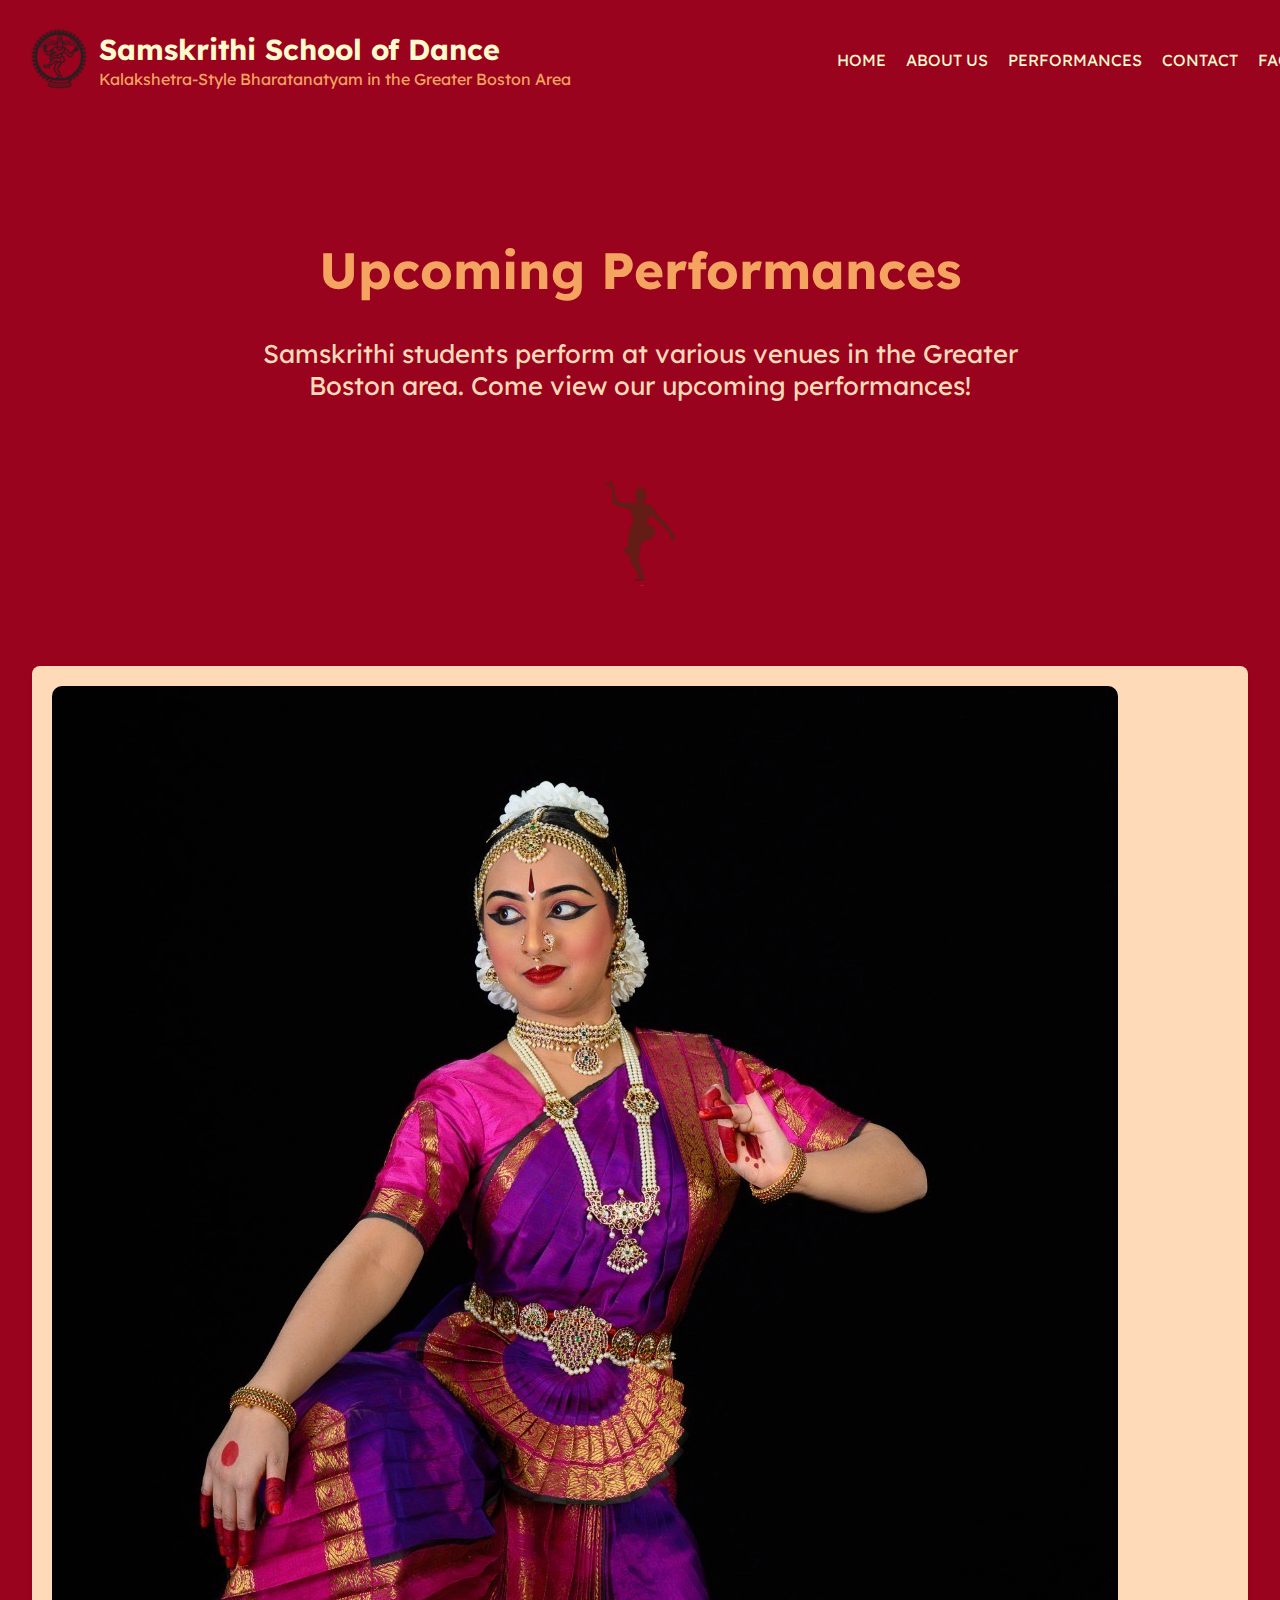
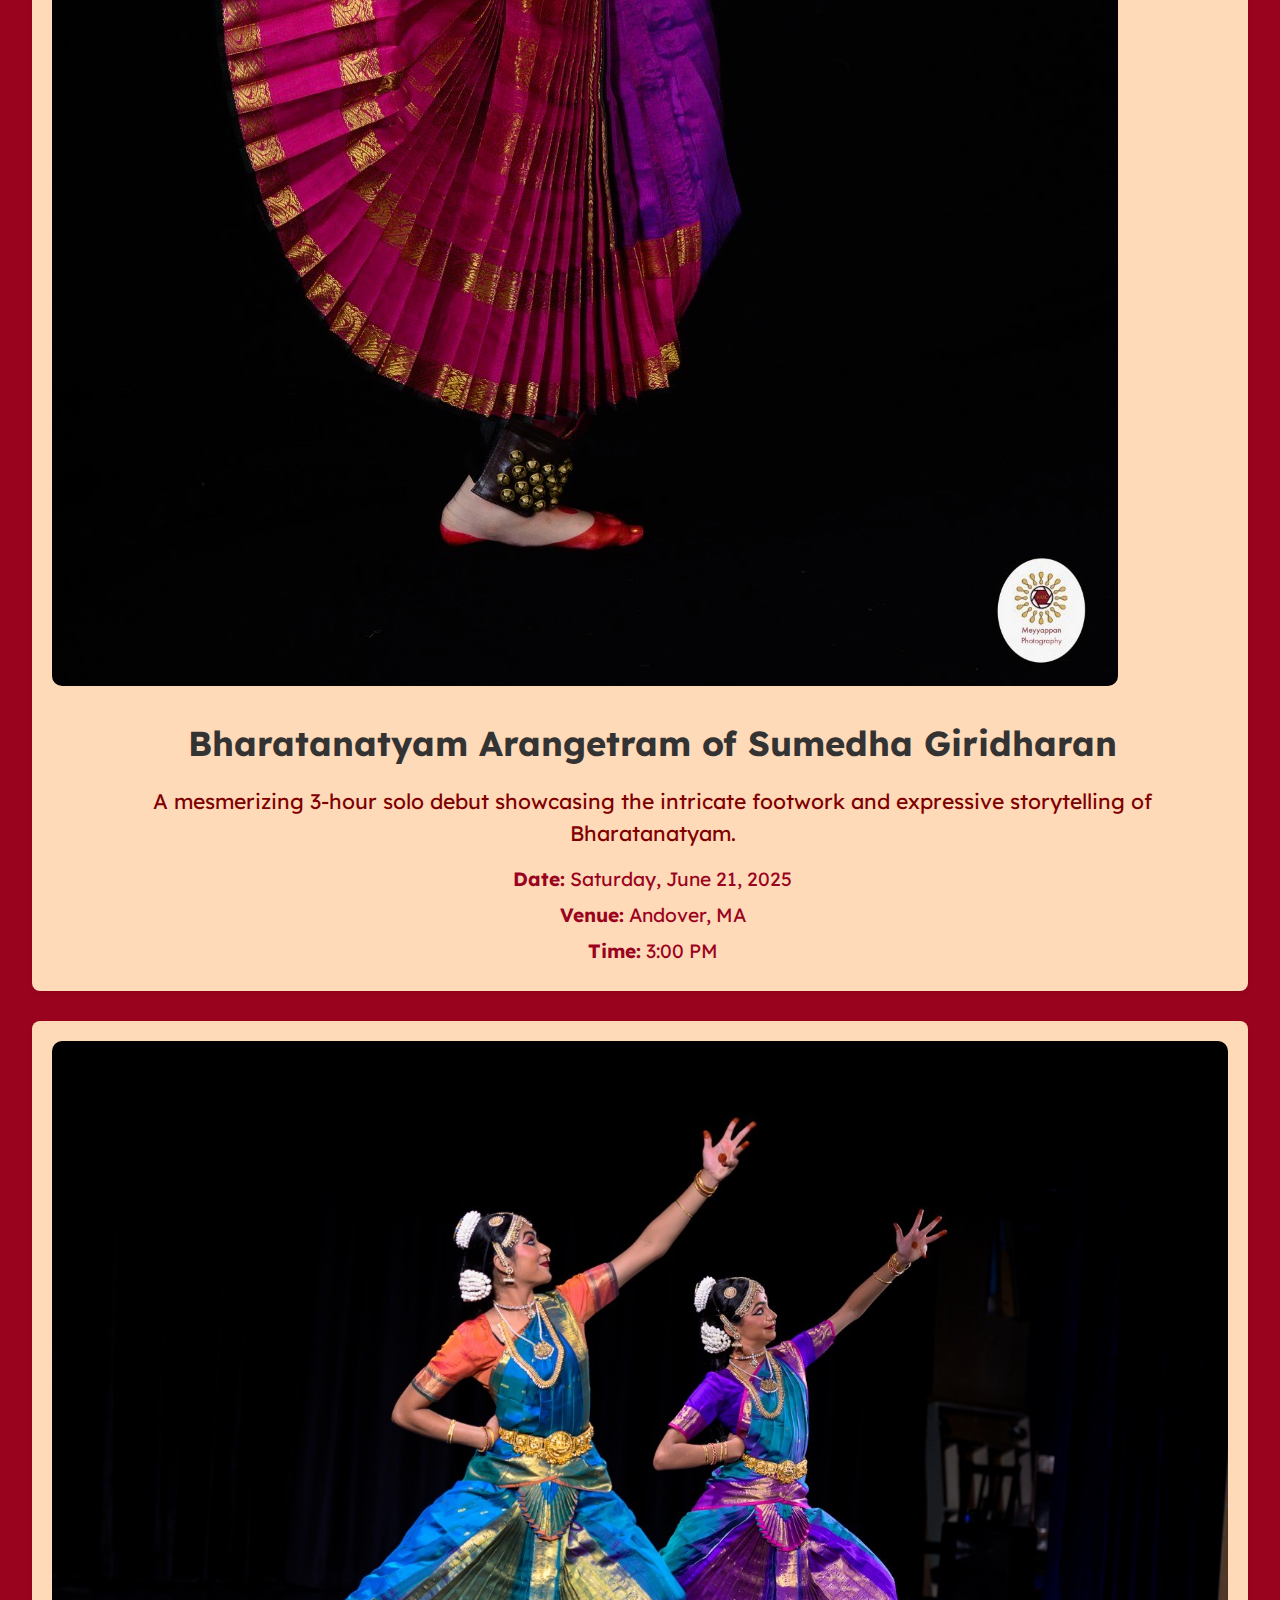
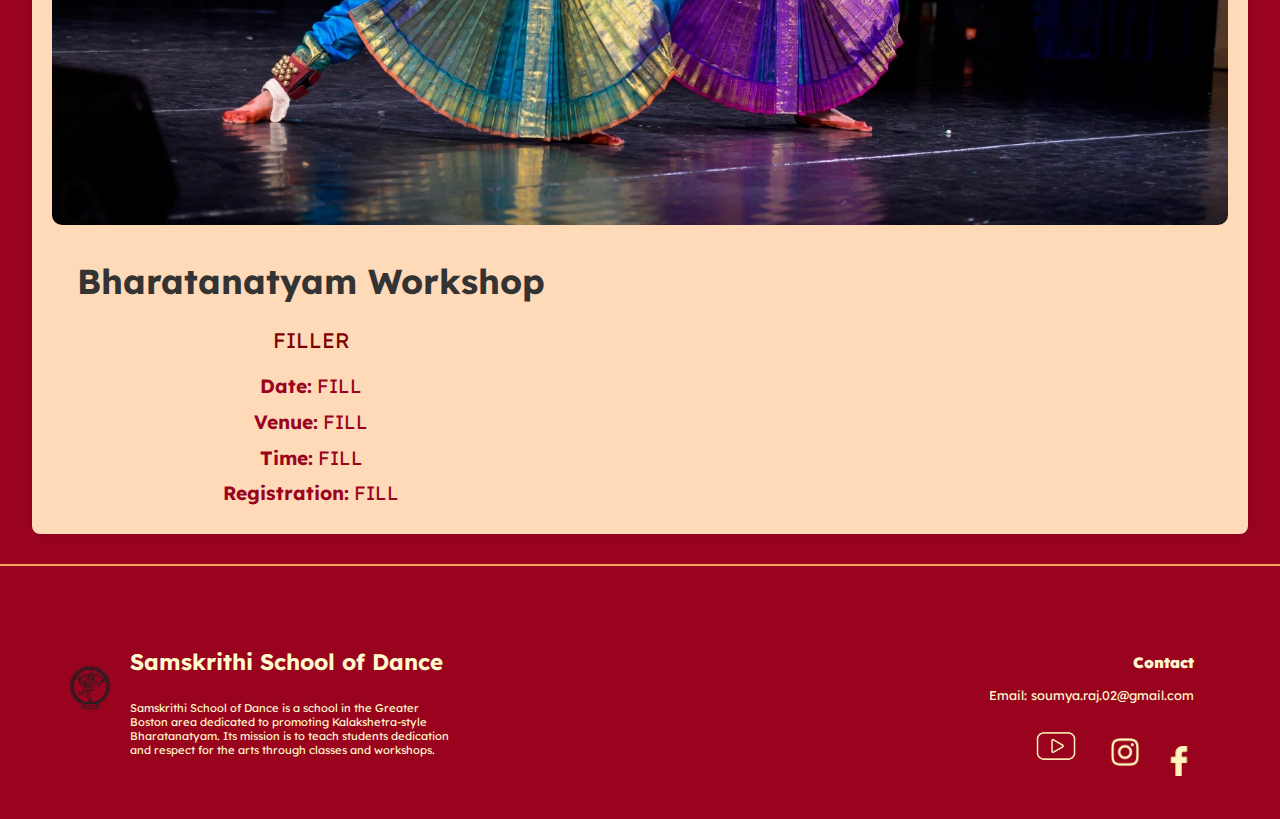
<file: website/upcoming.html>
<!DOCTYPE html>
<html lang="en">
<html>
<head>
    <meta charset="UTF-8">
    <title>Upcoming Performances</title>
    <meta name="viewport" content="width=device-width, initial-scale=1.0">

    <link rel="stylesheet" href="https://stackpath.bootstrapcdn.com/bootstrap/4.5.0/css/bootstrap.min.css"
        integrity="sha384-9aIt2nRpC12Uk9gS9baDl411NQApFmC26EwAOH8WgZl5MYYxFfc+NcPb1dKGj7Sk"
        crossorigin="anonymous">

    <link rel="stylesheet" href="styles.css">
<link href="https://fonts.googleapis.com/css2?family=EB+Garamond:wght@400;700&family=Playfair+Display:wght@400;700&display=swap" rel="stylesheet">


</head>
<body>
<header class="top-textbox">
    <div class="logo">
        <img src="logo.png" alt="Samskrithi Logo">
    </div>
    <div class="text-block">
        <h1>Samskrithi School of Dance</h1>
        <p>Kalakshetra-Style Bharatanatyam in the Greater Boston Area</p>
    </div>
    <nav class="main-nav">
        <button class="hamburger" aria-label="Toggle navigation">
            <span class="bar"></span>
            <span class="bar"></span>
            <span class="bar"></span>
        </button>
        <ul class="nav-links"> <li><a href="index.html">HOME</a></li>
            <li><a href="about.html">ABOUT US</a></li>
            <li><a href="performances.html">PERFORMANCES</a></li>
            <li><a href="contact.html">CONTACT</a></li>
            <li><a href="faqs.html">FAQs</a></li>
        </ul>
    </nav>
</header>

<div class="page-content">
    <div class="mission-img">
      <div class="mission">
        <br><br>
        <h1>Upcoming Performances</h1>
        <p>
        Samskrithi students perform at various venues in the Greater Boston area. Come view our upcoming performances!
        </p>
        </div>
        <div class="imgg">
            <img src="sillhouette.png" alt="Image 1">
        </div>
    </div>

    <div class="events-peachpuff-box">
        <div class="row event-item align-items-center mb-5">
                <div class="col-md-5">
                    <img src="sumedha.JPEG" alt="Dancers performing" class="img-fluid event-image">
                </div>
                <div class="col-md-7 event-details">
                    <h3>Bharatanatyam Arangetram of Sumedha Giridharan</h3>
                    <p class="event-caption">A mesmerizing 3-hour solo debut showcasing the intricate footwork and expressive storytelling of Bharatanatyam.</p>
                    <ul class="event-info">
                        <li><strong>Date:</strong> Saturday, June 21, 2025</li>
                        <li><strong>Venue:</strong> Andover, MA</li>
                        <li><strong>Time:</strong> 3:00 PM </li>
                    </ul>
                </div>
            </div>

            <div class="row event-item align-items-center mb-5">
                <div class="col-md-5">
                    <img src="sisters.jpg" alt="Two dancers in traditional attire" class="img-fluid event-image">
                </div>
                <div class="col-md-7 event-details">
                    <h3>Bharatanatyam Workshop</h3>
                    <p class="event-caption">FILLER</p>
                    <ul class="event-info">
                        <li><strong>Date:</strong> FILL</li>
                        <li><strong>Venue:</strong> FILL</li>
                        <li><strong>Time:</strong> FILL</li>
                        <li><strong>Registration:</strong> FILL</li>
                    </ul>
                </div>
            </div>

        </div>
    <div class="bottom">
        <div class="bottom-left">
            <img src="logo.png" alt="Samskrithi Logo">
            <div class="bottom-text">
                <br><br><br>
                <h1>Samskrithi School of Dance</h1>
                <br>
                <p>Samskrithi School of Dance is a school in the Greater Boston area dedicated to promoting Kalakshetra-style Bharatanatyam. Its mission is to teach students dedication and respect for the arts through classes and workshops.</p>
            </div>
        </div>
        <div class="bottom-contact">
            <br><br>
            <h3><b>Contact</b></h3>
            <p>Email: soumya.raj.02@gmail.com</p>
            <div class="social-buttons-container">
    <a href="https://www.youtube.com" target="_blank"><button class='youtube-buttons'><img src="youtube.png" alt="IMG"></button></a>
    <a href="https://www.instagram.com" target="_blank"><button class='insta-buttons'><img src="insta.png" alt="IMG"></button></a>
    <a href="https://www.facebook.com" target="_blank"><button class='facebook-buttons'><img src="facebook.png" alt="IMG"></button></a>
            </div>
        </div>
    </div>
</div>
</body>
</html>
</file>
<file: styles.css>
/* Custom Fonts */
@font-face {
  font-family: 'Palisade';
  src: url('Palisade.otf') format('truetype');
}
@font-face {
  font-family: 'Breathdemo';
  src: url('breathdemo.regular.ttf') format('truetype');

}
@font-face {
  font-family: 'Garamond';
  src: url('Garamond.ttf') format('truetype'),
      url('Garamond-Bold.ttf') format('truetype');
}
@font-face {
  font-family: 'Feel Free';
  src: url('FeelFree.ttf') format('truetype');
}
@font-face {
  font-family: 'Hitalica';
  src: url('hitalica.ttf') format('truetype');
}
@font-face {
  font-family: 'Fancy';
  src: url('Fancy.ttf') format('truetype');
}
@font-face {
  font-family: 'standard';
  src: url('standard.otf') format('truetype');
}
@font-face {
  font-family: 'Cursive';
  src: url('Cursive.ttf') format('truetype');
}
@font-face {
  font-family: 'Playfair';
  src: url('playfair.ttf') format('truetype');
}
@font-face {
  font-family: 'Sephir';
  src: url('sephir.regular.otf') format('truetype');
}
@font-face {
  font-family: 'Ubin';
  src: url('Ubin.otf') format('truetype');
}

@font-face {
  font-family: 'Lato';
  src: url('Lexend.ttf') format('truetype');
}

@font-face {
  font-family: 'Lato-Bold';
  src: url('Lexend.ttf') format('truetype');
}

html, body {
  margin: 0;
  padding: 0;
  box-sizing: border-box;
  font-family: 'Lato';
  background-color: #9A031E;
}



.top-textbox img {
  height: clamp(40px, 8vw, 80px);
  width: auto;
}

.top-textbox .text-block {
  display: flex;
  flex-direction: column;
  justify-content: center;
  flex-grow: 1;
}

.top-textbox .text-block h1 {
  font-size: clamp(1.4rem, 3vw, 1.8rem);
  margin: 0;
  font-family: 'Lato';

}

.top-textbox .text-block p {
  font-size: clamp(0.6rem, 2vw, 1rem);
  margin: 2px 0 0 0;
  font-family: 'Lato';
}



.bottom {
  display: flex;
  justify-content: space-between;
  align-items: flex-start;
  padding: 40px 60px;
  background-color: #9A031E;
  border-top: 2px solid sandybrown;
  color: lemonchiffon;
  flex-wrap: nowrap;
}


.bottom-text {
 font-size: 0.7rem;
 font-family: 'Lato';

 max-width: 25vw;
}

.bottom-left {
 display: flex;
 align-items: flex-start;
 gap: 10px;
 max-width: 60%;
 margin-left: 0vw;
}


.bottom-left img {
 height: 80px;
 width: auto;
 margin-top: 4vw;
}






.bottom-text h1 {
 font-size: 1.4rem;
 font-family: 'Lato', serif;
 margin: 0;
}






.bottom-contact {
 text-align: right;
 font-family: 'Lato';
 font-size: 0.8rem;
 max-width: 300px;
 margin-left: auto;
 margin-right: 2vw;
}



@media (max-width: 768px) {
  .bottom {
    flex-direction: column;
    align-items: center;
    justify-content: center;
    text-align: center;
    padding: 40px 20px;
  }

  .bottom-left {
    display: flex;
    flex-direction: column;
    align-items: center;
    text-align: center;
    gap: 20px;
    margin-right: 0px;
  }

  .bottom-left img {
    margin: 0 auto;
    display: block;
    height: clamp(40px, 20vw, 80px);
  }

  .bottom-text {
    max-width: 1200px;
    text-align: center;
    margin-top: -50px;

  }

  .bottom-contact {
    margin-top: 40px;
    text-align: center;
    max-width: 90vw;
    margin-left: auto;
    margin-right: auto;
    align-items: center;
  }
}


.page-content {
  padding-top: clamp(100px, 14vh, 140px);
}

.page-content-index {
  padding-top: clamp(90px, 13vh, 130px);
}


strong {
  display: inline-block;
}

.row, .row2 {
    padding: 20px;
    background-color: #9A031E;
    border: 0px;
    color: peachpuff;
    font-size: clamp(1rem, 2vw, 1.2rem);
font-family: 'Lato';
    max-width: 2000px;
    margin-left: auto;
    margin-right: auto;
    box-sizing: border-box;
    padding-left: clamp(20px, 4vw, 40px);
    padding-right: clamp(20px, 4vw, 40px);
    text-align: center;
}

.row b {
  color: sandybrown;
}

.row {
  margin-bottom: 7vw;
  margin-top: 2vw;
}

@media (max-width: 480px) {
    .row, .row2 {
        padding-left: 15px;
        padding-right: 15px;
        padding-top: 20px;

    }
    .row2 {
      padding-bottom: 20px;
    }
}

@media (max-width: 768px) {
  .row {
    margin-bottom: 20px;
    margin-top: 20px;
  }
}


.row3 {
    padding: 20px;
    background-color: #9A031E;
    border: 0px solid MidnightBlue;
    color: peachpuff;
    font-size: clamp(0.8rem,3vw,1.2rem);
    font-family:  'Lato';
    width: 80%;
    margin-left: 10vw;
    box-sizing: border-box;
    text-align: center;
    align-items: center;
}

.row3 img {
  max-width: clamp(20px, 4vw, 80px);
  margin-top: clamp(10px, 4vw, 20px);
  margin-bottom: clamp(10px, 4vw, 30px);

  height: auto;
}



.contact-section {
    display: flex;
    justify-content: center;
    align-items: left;
    padding: 70px 80px;
    gap: 20px;
    flex-wrap: wrap;
    text-align: center;
}

.img2 {
    margin-right: 70px;
}

.img2 img {
    height: 430px;
    width: auto;
    display: block;
}

.contact-text {
    flex: 1;
font-family: 'Lato';
    font-size: 1.5rem;
    max-width: 500px;
    text-align: left;
}




.text-below  {
    padding: 20px;
    background-color: LightGrey;
    border: 0px;
    color: black;
    font-family: "Sephir";
    width: 45%;
    top: 0;
    left: 10;
    margin-left: 70px;
    text-align: center;
    margin-bottom: 50px;
    align-items: center;
    font-size: 2rem;

}

.large-text {
    font-size:2rem;
}

.video-container {
    position: relative;
    width: 100%;
    overflow: hidden;
    max-height: 1000px;
    background-color: #9A031E;
}

.video-container video {
    width: 100%;
    height: 100%;
    display: block;
    object-fit: cover;
    object-position: center;

}

@media (max-width: 767px) {
    .video-container {
        height: 500px;
        width: auto;
    }
}


.video-overlay-text {
    position: absolute;
    bottom: clamp(25px, 10vw, 100px);
    left: 30px;
    font-size: clamp(15px,10vw,9.5rem);
    font-weight: 500;
    color: peachpuff;
    font-family: "Cursive";
    text-shadow: 2px 2px 8px rgba(0, 0, 0, 0.7); /* Horizontal, Vertical, Blur, Color */

}

.video-overlay-text2 {
    position: absolute;
    bottom: clamp(30px, 6vw, 95px);
    left: 35px;
    font-size: clamp(6px,2.7vw,2rem);
    /*font-weight: bold;*/
    color: sandybrown;
    font-family: 'Lato';
    text-shadow: 2px 2px 8px rgba(0, 0, 0, 0.7); /* Horizontal, Vertical, Blur, Color */


}

.social-buttons-container {
  max-width: 400px;
  gap: 3px;
  display: block;
}

.insta-buttons img {
  max-width: 50px;
  height: auto;
  margin: 10px;
}

.youtube-buttons img {
  max-width: 40px;
  height: auto;
  margin: 10px;
}

.facebook-buttons img {
  max-width: 30px;
  height: auto;
}

.youtube-buttons, .facebook-buttons, .insta-buttons {
  background-color: transparent;
  border: 0px;
  padding: 0px;
}

.youtube-buttons:hover, .facebook-buttons:hover, .insta-buttons:hover {
  filter: sepia(0.8) saturate(10) hue-rotate(-50deg) brightness(0.8);
}

.mission-image-container { 
  width: 100vw;
  align-items: center;
  justify-content: center;
}

.mission-image { 
  display: flex;
  gap: 50px;
  background-color: peachpuff;
  width: 90vw;
  border-radius: 10px;
  align-items: center;
}

.mission-image img {
  max-width: 500px;
  border-radius: 10px;
  border:0px;
}


.mission-img {
  padding: 80px 0px;
  background-color: #9A031E;
  display: flex;
  flex-direction: column;
  align-items: center;
  color: peachpuff;
  padding: 50px 50px;
}

.mission-img h1 {
  color: sandybrown;
}


.events-peachpuff-box {
    background-color: #9A031E;
    padding: 0px 0px;
    margin: 30px auto;
    width: 95%;
    max-width: 1600vw;
    border-radius: 8px;
    box-sizing: border-box;
}

.event-item {
    background-color: peachpuff;
    padding: 20px;
    border-radius: 8px;
    box-shadow: 0 2px 4px rgba(0,0,0,0.08); /* subtle shadow */
    margin-bottom: 30px;
    display: flex;
    flex-wrap: wrap;
    align-items: center;
}

@media (max-width: 767.98px) {
    .event-item .col-md-5,
    .event-item .col-md-7 {
        flex: 0 0 100%;
        max-width: 100%;
        padding: 0 15px;
        margin-bottom: 20px;
    }
    .event-item .col-md-5 {
        text-align: center;
    }
    .event-item .event-image {
        margin: 0 auto;
    }
}


.event-item .event-image {
    max-width: 100%;
    height: auto;
    display: block;
    border-radius: 10px;
}

.event-details {
    padding-left: 25px; /* space between image and text */
}

@media (max-width: 767.98px) {
    .event-details {
        padding-left: 0;
        padding-top: 15px; /* space between image and details when stacked */
        text-align: center;
    }
}

.event-details h3 {
    font-family: 'Lato';
    font-size: 1.8em;
    color: #333;
    margin-bottom: 10px;
}

.event-details .event-caption {
    font-family: 'Lato';
    font-size: 1.1em;
    color: maroon;
    line-height: 1.5;
    margin-bottom: 15px;
}

.event-details .event-info {
    list-style: none;
    padding: 0;
    margin: 0;
}

.event-details .event-info li {
    font-family: 'Lato';
    font-size: 1em;
    color: #9A031E;
    line-height: 1.6;
    margin-bottom: 5px;
}

.event-details .event-info li strong {
    color: #9A031E;
}

.events-peachpuff-box .container {
    margin-top: 0 !important;
    margin-bottom: 0 !important;
}

@media (max-width: 768px) {
  .mission-img {
    margin-top: 20px;
  }
}

.imgg {
  margin-top: 3vw;
}

.imgg img {
  width: 100px;
  height: auto;
  display: block;
}

.mission {
  font-family: 'Lato';
  font-size: clamp(1rem, 3vw, 1.6rem);
  text-align: center;
  max-width: 65vw;
  color: peachpuff;
}

.description-and-image-section {
    display: flex; /* flexbox for horizontal layout */
    flex-direction: row; /* items line up in a row (text then image) */
    background-color: peachpuff;
    border-radius: 10px; 
    width: 90vw; 
    max-width: 1200px; /* prevent it from getting too wide on large screens */
    margin: 50px auto; /* Center div horizontally and add vertical spacing */
    padding: 30px;
    align-items: center;
    justify-content: space-around;
    box-shadow: 0 4px 8px rgba(0, 0, 0, 0.1); /*shadow*/
}

.description-text {
    flex: 1;
    padding-right: 20px; /* space between text and image */
    font-family: 'Lato';
    font-size: clamp(1rem, 1.8vw, 1.1rem);
    color: maroon;
    line-height: 1.6;
}

.description-text p {
    margin-bottom: 1em; /* Space between paragraphs */
}

.sisters-image {
    flex-shrink: 0; /* Prevent image from shrinking too much */
    max-width: 50%; /* Image takes up maximum of half the container width */
    text-align: right; /* Align image to the right within its flex item */
}

.sisters-image img {
    max-width: 100%; 
    height: auto;
    border-radius: 10px; 
    display: block; 
    object-fit: cover; 
}

@media (max-width: 768px) {
    .description-and-image-section {
        flex-direction: column;
        width: 95vw;
        margin: 30px auto;
        padding: 20px;
    }

    .description-text {
        padding-right: 0;
        padding-bottom: 20px;
        text-align: center;
    }

    .sisters-image {
        max-width: 100%;
        text-align: center;
        align-items: center;
    }

    .sisters-image img {
        max-width: 80%;
    }
}





@media (max-width: 1080px) {
    .title2 {
        margin-top: 30px;
    }
}

.nataraja-section {
    display: flex;
    flex-direction: column;
    align-items: center;
    width: 300px;
    margin: 40px auto;
}

.nataraja-section .title2 {
    order: 1;
    margin-top: 0px;
    margin-bottom: 30px;
    font-size: 4rem;
    text-align: center;
    border: none;
    background-color: transparent;
font-family:'Lato';
}

.nataraja-section .nataraja-icon {
    order: 2;
    display: block;
    max-width: 200px;
    height: auto;
    margin: 0 auto;
}

@media (max-width: 1080px) {
    .nataraja-section {
        flex-direction: column;
        margin-top: 20px;
        margin-bottom: 20px;
    }

    .nataraja-section .nataraja-icon {
        order: 1;
        max-width: 40%;
        height: auto;
        margin: 0 auto 20px auto;
    }

    .nataraja-section .title2 {
        order: 2;
        font-size: 2.5rem;
        margin: 0 auto;
    }

    .page-content {
        padding-top: 100px;
    }
}



.info {
  margin-left: auto;
  margin-right: auto;
  max-width: 90vw;
  padding: 0 20px;
  text-align: left;
}

.text-info {
    font-family: 'Lato';

    font-size: clamp(1rem, 2vw, 1.4rem);
    color: black;
}

.img-container {
    position: absolute;
    top: 0;
    left: 0;
    width: 100%;
    height: 100%;
    pointer-events: none;
    z-index: 10;
    display: flex;
    flex-direction: column; /* Stack vertically */
    justify-content: center; /* Center vertically */
    align-items: center; /* Center horizontally */
}

.img-overlay-text {
    position: relative;
    font-size: clamp(6.5rem, 10vw, 10rem);
    font-weight: 500;
    color: lemonchiffon;
    font-family: "Cursive";
    text-align: center;
    white-space: nowrap;
}

.img-overlay-text2 {
    position: relative;
    font-size: clamp(2rem, 4vw, 3.4rem);
    color: lemonchiffon;
    font-family: 'Lato';

    text-align: center;
    white-space: nowrap;
}







.image-carousel {
  width: 100%;
  max-width: 1200px;
  height: auto;
  margin: 30px auto;
  overflow: hidden;
  position: relative;
  border-radius: 10px;
  border: 0px solid #ccc;
  align-items: center;
}

@media (max-width: 1080px) {

  .image-carousel {
    margin-top: 0;
    margin-bottom: 0;
    margin-left: 0;
    margin-right: 0;
    padding: 0;
    border-radius: 0;
    max-width: 100vw;
  }

  .image-carousel2 {
    margin-top: 0;
    margin-bottom: 0;
    margin-left: 0;
    margin-right: 0;
    max-width: 100vw;
  }

}

.carousel-track {
 display: flex;
 width: 100%;
 height: 100%;
 align-items: center;
 animation: slideImages 25s infinite;
}

.carousel-track img {
 width: 100%;
 height: 100%;
 flex-shrink: 0;
 object-fit: cover;
}

@keyframes slideImages {
  0%, 15% {
    transform: translateX(0%);
  }
  20%, 35% {
    transform: translateX(-100%);
  }
  40%, 55% {
    transform: translateX(-200%);
  }
  60%, 100% {
    transform: translateX(0%);
  }
}

.img2 img {
    height: 430px;
    width: auto;
    display: block;
    margin-left: 200px;
    margin-bottom: 100px;
}


.image-carousel2 {
  width: 100%;
  max-width: 2000px;
  margin: 30px auto;
  overflow: hidden;
  position: relative;
  height: 0;
  padding-bottom: 44.25%;
}

.carousel-track2 {
  display: flex;
  width: 100%;
  height: 100%;
  position: absolute;
  top: 0;
  left: 0;
  align-items: center;
  animation: slideImages2 35s infinite;
}

.carousel-track2 img {
  width: 100%;
  height: 100%;
  flex-shrink: 0;
  object-fit: cover;
}


@media (max-width: 768px) {

  .image-carousel2 {
    height: 0; 
    padding-bottom: 133.33%;
  }


  .carousel-track2 img {
    width: 100%;
    height: 100%;
    object-fit: cover;
  }

  .img-overlay-text {
    font-size: clamp(6rem, 7vw, 9rem);
  }

  .img-overlay-text2 {
    font-size: clamp(1.6rem, 2.5vw, 1.8rem);
  }
    .performance-overlay-text {
    font-size: clamp(5rem, 8vw, 10rem);
  }

  .performance-overlay-text2 {
    font-size: clamp(0.8rem, 2.5vw, 1.8rem);
  }
}

.performance-container {
    position: absolute;
    top: 0;
    left: 0;
    width: 100%;
    height: 100%;
    pointer-events: none;
    z-index: 10;
    display: flex;
    flex-direction: column;
    justify-content: center;
    align-items: center;
}

.performance-overlay-text, img-overlay-text {
    position: relative;
    font-size: clamp(5rem, 10vw, 10rem);
    font-weight: 500;
    color: lemonchiffon;
    font-family: "Cursive";
    text-align: center;
    white-space: nowrap;
}

.performance-overlay-text2 , img-overlay-text2 {

    position: relative;
    font-size: clamp(1.6rem, 4vw, 3.4rem);
    color: lemonchiffon;
    font-family: 'Lato';

    text-align: center;
    white-space: nowrap;
}


@keyframes slideImages2{
  0%, 15% {
    transform: translateX(0%);
  }
  20%, 30% {
    transform: translateX(-100%);
  }
  35%, 45% {
    transform: translateX(-200%);
  }
  50%, 65% {
    transform: translateX(-300%);
  }
  70%, 80% {
  transform: translateX(-400%);
  }
  85%, 90% {
  transform: translateX(-500%);
  }
  95%, 100% {
  transform: translateX(0%);
  }
}



.imglogo {
  margin-right: 100px;
}

.imglogo img {
    height: 430px;
    width: auto;
    display: block;
}

.info2 {
  display: flex;
  justify-content: center;
  align-items:center;
  gap: 7vw;
  flex-wrap: wrap;
  text-align: left;
  background-color: peachpuff;
  width: 100vw;
  padding: 50px 50px;



}

.imglogo2 {
  margin-right: 0px;
}

.imglogo2 img {
    height: auto;
    width: 40vw;
    display: block;
    border-radius: 10px;
    border: 3px sandybrown;
    margin-left: 4vw;
}

@media (max-width: 1500px) {
  .imglogo2 img {
      width: 90vw;
      height: auto;
      margin-right: 0vw;
      margin-left: 0px;
      justify-content: center;
      height: auto;
      overflow: hidden;
      position: relative;
      align-items: center;

  }

  .info2 {
    padding-right: 50px;
  }
  .imglogo2 {
    align-items: center;
  }
}

.text-info2 {
    flex: 1;
font-family: 'Lato';
    font-size: clamp(1rem, 4vw, 2rem);
    margin-right: 10vw;
    text-align: top;
    color: maroon;
}

@media (max-width: 1500px) {

  .text-info2 {
    justify-content: center;
    text-align: center;
    align-items: center;
    margin-left: 5vw;
    margin-right: 0px;
  }
}



.mission-img {
  padding: 80px 0px;
  background-color: #9A031E;
  display: flex;
  flex-direction: column;
  align-items: center;
  color: peachpuff;
  padding: 50px 50px;

}

.mission-img h1 {
  color: sandybrown;
}

@media (max-width: 768px) {

  .mission-img {
    margin-top: 20px;
}
}

.imgg {
  margin-top: 3vw;
}

.imgg img {
  width: 100px;
  height: auto;
  display: block;
}


.mission {
font-family: 'Lato';
  font-size: clamp(1rem, 3vw, 1.6rem);
  text-align: center;
  max-width: 65vw;
  color: peachpuff;
}



.fade-layout {
  display: flex;
  align-items: center;
  justify-content: space-between;
  background-color: #9A031E;
  padding: 40px;
  gap: 12vw;
  flex-wrap: wrap;
  margin-right: 70px;
  margin-left: 70px;
  margin-bottom: 4rem;
  color: peachpuff;
}

@media (max-width: 768px) {
  .fade-layout {
    padding: 20px;
    margin-left: 20px;
    margin-right: 20px;
    gap: 20px;
    width: auto;
    box-sizing: border-box;
  }
}

@media (max-width: 768px) {
  .text-side,
  .image-side {
    min-width: auto; 
    width: 100%; 
    flex: none;
  }
}

.text-side,
.image-side {
  flex: 1;
  min-width: clamp(280px, 90vw, 300px);
}

.text-side {
  flex: 1;
font-family: 'Lato';
  font-size: clamp(0.8rem, 2vw, 1.1rem);
  color: peachpuff;
  z-index: 1;
  min-width: 300px;
  justify-content: center;

}

.text-side h1 {
  color: sandybrown;
}

.guru-title {
font-family: 'Lato';
  font-size: clamp(2.5rem, 6vw, 3.2rem);
  text-align: center;
  font-weight: bold;
  color: peachpuff;
}

.performance-title {
font-family: 'Lato';
  font-size: clamp(2.2rem, 4.5vw,3rem);
  text-align: center;
  color: sandybrown;
}

.image-side {
  flex: 1;
  position: relative;
  min-width: 300px;
  max-width: 500px;
  /*height: 700px;*/
  height: auto;

}

.image-side img {
  width: 100%;
  height: auto;
  object-fit: cover;
  border-radius: 20px;
  border: 2px solid sandybrown;


  }

.faq-section {
  display: flex;
  gap: 40px;
  padding: 60px 80px;
  background-color: peachpuff;
  color: maroon;
  flex-wrap: wrap;
  justify-content: center;
}

.faq-container {
  flex: 2;
  display: flex;
  flex-direction: column;
  gap: 20px;
}

.faq-item {
  border-radius: 8px;
  background-color: #9A031E;
  overflow: hidden;
  transition: all 0.3s ease;
}

.faq-question {
  width: 100%;
  text-align: left;
  padding: 20px;
  font-size: 1.2rem;
font-family: 'Lato';
  display: flex;
  justify-content: flex-start;
  align-items: center;
  gap: 15px;
  background: none;
  border: none;
  cursor: pointer;
  position: relative;
  color: peachpuff;
}

.faq-question .toggle-icon {
  font-weight: bold;
  font-size: 1.5rem;
  transition: transform 0.3s;
}

.faq-answer {
  max-height: 0;
  overflow: hidden;
  padding: 0 20px;
  font-family: 'Lato';

  color: sandybrown;
  transition: max-height 0.4s ease;
  font-size: 1.2rem;
}

.faq-item.open .faq-answer {
  max-height: 700px;
  padding: 20px;
}

.faq-item.open .toggle-icon {
  transform: rotate(45deg); /* turns "+" into "×" or minus symbol */
}

.faq-image {
  flex: 1;
  min-width: 300px;
  max-width: 500px;
  align-self: flex-start;
}

.faq-image img {
  width: 100%;
  height: auto;
  border-radius: 10px;
  border: 2px solid #ccc;
}

.faq-title h1 {
  color: lemonchiffon;
}

.faq-title {
  margin-top: 7vw;
  margin-bottom: 1.5vw;
  padding: 80px 80px;
  background-color: #9A031E;
  display: flex;
  color: sandybrown;
  flex-direction: column;
  align-items: center;
}

.dancer-lil-img {
  margin-top: 3vw;
  width: 200px;
  height: auto;

}

.dancer-lil-img img {
  width: 200px;
  height: auto;
  display: block;
}


.answering {
font-family: 'Lato';
  font-size: clamp(1.2rem, 2vw, 1.8rem);
  text-align: center;

}

.answering2 {
font-family: 'Lato';
  font-size: clamp(1.2rem, 2vw, 1.8rem);
  text-align: center;
  margin-bottom: clamp(1.2rem, 5vw, 6rem);

}

.video-gallery {
  display: grid;
  grid-template-columns: repeat(auto-fit, minmax(400px, 1fr));
  gap: 30px;
  padding: 40px 80px;
  background-color: peachpuff;
  justify-items: center;

  justify-content: center;

  margin-top: -40px;
  max-width: 100vw;
  margin-left: auto;
  margin-right: auto;
}


.img-gallery {
  display: grid;
  grid-template-columns: repeat(auto-fit, minmax(400px, 1fr));
  gap: 30px;
  padding: 40px 80px;
  background-color: peachpuff;
  justify-items: center;

  justify-content: center;

  margin-top: -40px;
  max-width: 100vw;
  margin-left: auto;
  margin-right: auto;
}

.img-item {
  text-align: center;
font-family: 'Lato';
  font-size: 1rem;
}

.img-item img {
  width: 100%;
  width: 350px;
  height: 500px;
  object-fit: cover;
  border-radius: 10px;
  border: 2px white;
}

.img-caption {
  margin-top: 10px;
  font-family: 'Lato';
  color: maroon;
  font-size: 1.3rem;
}

.video-item {
  text-align: center;
font-family: 'Lato';
  font-size: 1rem;
}

.video-item video {
  width: 100%;
  max-width: 100%;
  height: auto;
  border: 2px solid #ccc;
  border-radius: 10px;
}

.video-caption {
  margin-top: 10px;
font-family: 'Lato';
  font-size: 1.1rem;
  color: maroon;
}

.arangetram-link {
  color: maroon;
  text-decoration: none;
  font-weight: bold;
  transition: color 0.3s ease;
  cursor: pointer;
}

.arangetram-link:hover {
  color: red;
  text-decoration: none;

}

.masonry-gallery {
  column-count: 5;
  column-gap: 20px; /* gap between vertical columns */
  width: 100%;
  padding: clamp(5px, 4vw, 40px); /* outer padding */
  background-color: peachpuff; /* gives outer whitespace */
}

.masonry-gallery img {
  width: 100%;
  display: block;
  break-inside: avoid;
  background-color: peachpuff; /* "frame" color */
  padding: 10px; /* thickness of white frame */
  box-sizing: border-box;
  /*box-shadow: 0 0 4px rgba(0, 0, 0, 0.05); /* subtle shadow */
  transition: transform 0.3s ease, filter 0.3s ease;
}

.masonry-gallery img:hover {
  filter: brightness(1.05);
  transform: scale(1.01);
}

.staggered-blocks-container {
    display: flex;
    flex-wrap: wrap;
    justify-content: center;
    align-items: flex-start;
    gap: clamp(50px, 10vw, 200px);
    padding: clamp(0px, 10vw, 90px) 20px;
    background-color: #9A031E;
    max-width: 1400px;
    margin: 0 auto;
    box-sizing: border-box;
    margin-top: -50px;
}

.staggered-block {
    display: flex;
    flex-direction: column;

    flex-basis: calc(50% - 20px);
    max-width: clamp(450px, 30vw, 600px);

    border-radius: 10px;
    overflow: hidden;
    box-shadow: 0 4px 15px rgba(0, 0, 0, 0.3);
    transition: transform 0.3s ease, box-shadow 0.3s ease;
}

.staggered-block:hover {
    transform: translateY(-5px);
    box-shadow: 0 8px 25px rgba(0, 0, 0, 0.4);
}

.staggered-block img {
    width: 100%;
    height: 300px;
    object-fit: cover;
}

.staggered-blocks-container2 {
  margin-top: clamp(0px, 3vw, 80px);
  display: flex;
    flex-wrap: wrap;
    justify-content: center;
    align-items: flex-start;
    gap: clamp(50px, 10vw, 200px);
    padding: 0 20px;
    background-color: #9A031E;
    max-width: 1400px;
    margin-left: auto;
    margin-right: auto;
    box-sizing: border-box;
    margin-bottom: clamp(30px, 10vw, 200px);
}

.staggered-block2 {
    display: flex;
    flex-direction: column;
    flex-basis: calc(50% - 20px);
     max-width: clamp(450px, 30vw, 600px);
    border-radius: 10px;
    overflow: hidden;
    box-shadow: 0 4px 15px rgba(0, 0, 0, 0.3);
    transition: transform 0.3s ease, box-shadow 0.3s ease;
}

.staggered-block2:hover {
    transform: translateY(-5px);
    box-shadow: 0 8px 25px rgba(0, 0, 0, 0.4);
}

.staggered-block2 img {
    width: 100%;
    height: 300px;
    object-fit: cover;
}


.block-button {
    display: flex;
    flex-direction: column;
    justify-content: center;
    align-items: flex-start;
    background-color: peachpuff;
    color: maroon;
    text-decoration: none;
    padding: 30px;
    border-radius: 0 0 8px 8px;
    height: 300px;
    box-sizing: border-box;
    position: relative;
    transition: background-color 0.3s ease;
}

.block-button:hover {
    background-color: lemonchiffon;
    text-decoration: none;
}

.block-button h2 {
    font-family: 'Lato';
    font-size: 1.25rem;
    margin-bottom: 10px;
    color: #9A031E;
    line-height: 1.4;
    text-align: left;
}

.block-button .button-title {
    font-family: 'Lato';
    font-size: 2.2rem;
    font-weight: 700;
    margin-top: 40px;
    color: maroon;
    text-align: left;
}

.block-button .arrow {
    position: absolute;
    bottom: 30px;
    right: 30px;
    font-size: 2.5rem;
    color: maroon;
    transition: transform 0.3s ease;
}

.block-button:hover .arrow {
    transform: translateX(5px);
}


@media (min-width: 768px) {

    .block-top-left, .block-bottom-right, .block-third-left, .block-fourth-right,
    .block-top-left2, .block-bottom-right2, .block-third-left2, .block-fourth-right2 {
        margin: 0 !important;
    }
}

@media (max-width: 767px) {
    .staggered-block, .staggered-block2 {
        flex-basis: 90%;
        max-width: 450px;
    }
    .staggered-blocks-container, .staggered-blocks-container2 {
        flex-direction: column;
        align-items: center;
        gap: 40px;
    }
    .block-top-left, .block-bottom-right, .block-third-left, .block-fourth-right,
    .block-top-left2, .block-bottom-right2, .block-third-left2, .block-fourth-right2 {
        margin: 0 !important;
        padding: 0 !important;
    }
}




/* responsive columns */
@media (max-width: 1400px) {
  .masonry-gallery {
    column-count: 4;
  }
}

@media (max-width: 1000px) {
  .masonry-gallery {
    column-count: 3;
  }
}

@media (max-width: 1080px) {
  .masonry-gallery {
    column-count: 2;
  }
}

@media (max-width: 480px) {
  .masonry-gallery {
    column-count: 1;
  }
}
.masonry-gallery img {
  aspect-ratio: 3 / 4;
  object-fit: cover;
  height: auto;
}


.top-textbox {
  position: fixed;
  top: 0;
  left: 0;
  width: 100%;
  padding: 2vh 1.5vw;
  background-color: #9A031E;
  color: sandybrown;
  z-index: 1000;
  display: flex;
  align-items: center;
  justify-content: space-between;
}
.top-textbox h1 {
  color: lemonchiffon;
}


@media (max-width: 1080px) {
  .top-textbox {
    padding: 1.5vh 2vw;
  }

  .top-textbox img {
    height: clamp(35px, 6vw, 60px);
  }

  .top-textbox .text-block h1 {
    font-size: clamp(1.2rem, 2.5vw, 1.6rem);
  }

  .top-textbox .text-block p {
    font-size: clamp(0.7rem, 1.8vw, 0.9rem);
  }
}

.page-content {
  padding-top: clamp(90px, 0vh, 0px);
}


@media (max-width: 768px) {
  .page-content {
    padding-top: 80px;
  }
}

@media (max-width: 1080px) {
  .page-content {
    padding-top: 50px;
  }
  .page-content-index {
    padding-top: 80px;
  }
}

.top-textbox .logo img {
  height: clamp(30px, 7vw, 70px);
  width: auto;
}

.logo img {
  margin-right: clamp(3px, 1vw, 10px);
}


.hamburger {
    display: flex;
    flex-direction: column;
    justify-content: space-around;
    width: 30px;
    height: 25px;
    background: #9A031E;
    border: none;
    cursor: pointer;
    padding: 0;
    z-index: 1100;
    margin-left: 20px;
}

.hamburger .bar {
    width: 100%;
    height: 3px;
    background-color: lemonchiffon;
    border-radius: 10px;
    transition: all 0.3s linear;
    transform-origin: 1px;
}

.nav-links {
    list-style: none;
    background-color: #9A031E;
    position: fixed;
    top: 0;
    right: 0;
    height: 100vh;
    width: 70%;
    max-width: 300px;
    padding-top: calc(1vh + 4vw + 20px);
    padding-left: 20px;
    padding-right: 20px;
    margin: 0;
    display: flex;
    flex-direction: column;
    justify-content: flex-start;
    transform: translateX(100%);
    transition: transform 0.3s ease-in-out;
    box-shadow: -2px 0 10px rgba(0,0,0,0.1);
    z-index: 1050;
}
.nav-links li {
    margin-bottom: 20px;
}

.nav-links a {
    color: LemonChiffon; /* Link color */
    text-decoration: none;
    font-size: 1.2rem;
    font-family: 'Lato';
    display: block;
    padding: 10px;
    transition: color 0.3s, background-color 0.3s;

}



.nav-links.active {
    transform: translateX(0); /* slide in when active */
}



.nav-links a:hover {
    color: sandybrown;
    background-color: maroon; /* hover color */
    padding: 10px 10px;
}

/* hamburger animation (when menu is active) */
.hamburger.active .bar:nth-child(1) {
    transform: translateY(11px) rotate(45deg);
}
.hamburger.active .bar:nth-child(2) {
    opacity: 0;
}
.hamburger.active .bar:nth-child(3) {
    transform: translateY(-11px) rotate(-45deg);
}

@media (min-width: 1080px) {
    .nav-links li {
        margin-bottom: 0;
        margin-left: 20px;
    }

    .nav-links a {
        padding: 0;
        font-size: 1rem;
        background-color: #9A031E;
        border: none;
    }
}

@media (min-width: 1080px) {
    .hamburger {
        display: none !important;
    }

    .main-nav {
        display: flex;
        align-items: center;
        justify-content: flex-end;
        flex-grow: 1;
    }

        .nav-links li {
        margin-bottom: 0;
        margin-left: 20px;
    }

    .nav-links a {
        padding: 0;
        font-size: 1rem;
        background-color: #9A031E;
        border: none;
    }

    .nav-links {
        position: static;
        height: auto;
        width: auto;
        max-width: none;
        padding: 0;
        transform: translateX(0);
        box-shadow: none;
        flex-direction: row;
        background-color: #9A031E;
        z-index: auto;
        display: flex;
        align-items: center;
    }



}
</file>
<file: website/styles.css>
/* Custom Fonts */
@font-face {
  font-family: 'Palisade';
  src: url('Palisade.otf') format('truetype');
}
@font-face {
  font-family: 'Breathdemo';
  src: url('breathdemo.regular.ttf') format('truetype');

}
@font-face {
  font-family: 'Garamond';
  src: url('Garamond.ttf') format('truetype'),
      url('Garamond-Bold.ttf') format('truetype');
}
@font-face {
  font-family: 'Feel Free';
  src: url('FeelFree.ttf') format('truetype');
}
@font-face {
  font-family: 'Hitalica';
  src: url('hitalica.ttf') format('truetype');
}
@font-face {
  font-family: 'Fancy';
  src: url('Fancy.ttf') format('truetype');
}
@font-face {
  font-family: 'standard';
  src: url('standard.otf') format('truetype');
}
@font-face {
  font-family: 'Cursive';
  src: url('Cursive.ttf') format('truetype');
}
@font-face {
  font-family: 'Playfair';
  src: url('playfair.ttf') format('truetype');
}
@font-face {
  font-family: 'Sephir';
  src: url('sephir.regular.otf') format('truetype');
}
@font-face {
  font-family: 'Ubin';
  src: url('Ubin.otf') format('truetype');
}

@font-face {
  font-family: 'Lato';
  src: url('Lexend.ttf') format('truetype');
}

@font-face {
  font-family: 'Lato-Bold';
  src: url('Lexend.ttf') format('truetype');
}

html, body {
  margin: 0;
  padding: 0;
  box-sizing: border-box;
  font-family: 'Lato';
  background-color: #9A031E;
}



.top-textbox img {
  height: clamp(40px, 8vw, 80px);
  width: auto;
}

.top-textbox .text-block {
  display: flex;
  flex-direction: column;
  justify-content: center;
  flex-grow: 1;
}

.top-textbox .text-block h1 {
  font-size: clamp(1.4rem, 3vw, 1.8rem);
  margin: 0;
  font-family: 'Lato';

}

.top-textbox .text-block p {
  font-size: clamp(0.6rem, 2vw, 1rem);
  margin: 2px 0 0 0;
  font-family: 'Lato';
}



.bottom {
  display: flex;
  justify-content: space-between;
  align-items: flex-start;
  padding: 40px 60px;
  background-color: #9A031E;
  border-top: 2px solid sandybrown;
  color: lemonchiffon;
  flex-wrap: nowrap;
}


.bottom-text {
 font-size: 0.7rem;
 font-family: 'Lato';

 max-width: 25vw;
}

.bottom-left {
 display: flex;
 align-items: flex-start;
 gap: 10px;
 max-width: 60%;
 margin-left: 0vw;
}


.bottom-left img {
 height: 60px;
 width: auto;
 margin-top: 4vw;
}






.bottom-text h1 {
 font-size: 1.4rem;
 font-family: 'Lato', serif;
 margin: 0;
}






.bottom-contact {
 text-align: right;
 font-family: 'Lato';
 font-size: 0.8rem;
 max-width: 300px;
 margin-left: auto;
 margin-right: 2vw;
}



@media (max-width: 768px) {
  .bottom {
    flex-direction: column;
    align-items: center;
    justify-content: center;
    text-align: center;
    padding: 40px 20px;
  }

  .bottom-left {
    display: flex;
    flex-direction: column;
    align-items: center;
    text-align: center;
    gap: 20px;
    margin-right: 0px;
  }

  .bottom-left img {
    margin: 0 auto;
    display: block;
    height: clamp(40px, 20vw, 80px);
  }

  .bottom-text {
    max-width: 1200px;
    text-align: center;
    margin-top: -50px;

  }

  .bottom-contact {
    margin-top: 40px;
    text-align: center;
    max-width: 90vw;
    margin-left: auto;
    margin-right: auto;
    align-items: center;
  }
}


.page-content {
  padding-top: clamp(100px, 14vh, 140px);
}

.page-content-index {
  padding-top: clamp(90px, 13vh, 130px);
}


strong {
  display: inline-block;
}

.row, .row2 {
    padding: 20px;
    background-color: #9A031E;
    border: 0px;
    color: peachpuff;
    font-size: clamp(1rem, 2vw, 1.2rem);
font-family: 'Lato';
    max-width: 2000px;
    margin-left: auto;
    margin-right: auto;
    box-sizing: border-box;
    padding-left: clamp(20px, 4vw, 40px);
    padding-right: clamp(20px, 4vw, 40px);
    text-align: center;
}

.row b {
  color: sandybrown;
}

.row {
  margin-bottom: 7vw;
  margin-top: 2vw;
}

@media (max-width: 480px) {
    .row, .row2 {
        padding-left: 15px;
        padding-right: 15px;
        padding-top: 20px;

    }
    .row2 {
      padding-bottom: 20px;
    }
}

@media (max-width: 768px) {
  .row {
    margin-bottom: 20px;
    margin-top: 20px;
  }
}


.row3 {
    padding: 20px;
    background-color: #9A031E;
    border: 0px solid MidnightBlue;
    color: peachpuff;
    font-size: clamp(0.8rem,3vw,1.2rem);
    font-family:  'Lato';
    width: 80%;
    margin-left: 10vw;
    box-sizing: border-box;
    text-align: center;
    align-items: center;
}

.row3 img {
  max-width: clamp(20px, 4vw, 80px);
  margin-top: clamp(10px, 4vw, 20px);
  margin-bottom: clamp(10px, 4vw, 30px);

  height: auto;
}



.contact-section {
    display: flex;
    justify-content: center;
    align-items: left;
    padding: 70px 80px;
    gap: 20px;
    flex-wrap: wrap;
    text-align: center;
}

.img2 {
    margin-right: 70px;
}

.img2 img {
    height: 430px;
    width: auto;
    display: block;
}

.contact-text {
    flex: 1;
font-family: 'Lato';
    font-size: 1.5rem;
    max-width: 500px;
    text-align: left;
}




.text-below  {
    padding: 20px;
    background-color: LightGrey;
    border: 0px;
    color: black;
    font-family: "Sephir";
    width: 45%;
    top: 0;
    left: 10;
    margin-left: 70px;
    text-align: center;
    margin-bottom: 50px;
    align-items: center;
    font-size: 2rem;

}

.large-text {
    font-size:2rem;
}

.video-container {
    position: relative;
    width: 100%;
    overflow: hidden;
    max-height: 1000px;
    background-color: #9A031E;
}

.video-container video {
    width: 100%;
    height: 100%;
    display: block;
    object-fit: cover;
    object-position: center;

}

@media (max-width: 767px) {
    .video-container {
        height: 500px;
        width: auto;
    }
}


.video-overlay-text {
    position: absolute;
    bottom: clamp(25px, 10vw, 100px);
    left: 30px;
    font-size: clamp(15px,10vw,9.5rem);
    font-weight: 500;
    color: peachpuff;
    font-family: "Cursive";
    text-shadow: 2px 2px 8px rgba(0, 0, 0, 0.7); /* Horizontal, Vertical, Blur, Color */

}

.video-overlay-text2 {
    position: absolute;
    bottom: clamp(30px, 6vw, 95px);
    left: 35px;
    font-size: clamp(6px,2.7vw,2rem);
    /*font-weight: bold;*/
    color: sandybrown;
    font-family: 'Lato';
    text-shadow: 2px 2px 8px rgba(0, 0, 0, 0.7); /* Horizontal, Vertical, Blur, Color */


}

.social-buttons-container {
  max-width: 400px;
  gap: 3px;
  display: block;
}

.insta-buttons img {
  max-width: 50px;
  height: auto;
  margin: 10px;
}

.youtube-buttons img {
  max-width: 40px;
  height: auto;
  margin: 10px;
}

.facebook-buttons img {
  max-width: 30px;
  height: auto;
}

.youtube-buttons, .facebook-buttons, .insta-buttons {
  background-color: transparent;
  border: 0px;
  padding: 0px;
}

.youtube-buttons:hover, .facebook-buttons:hover, .insta-buttons:hover {
  filter: sepia(0.8) saturate(10) hue-rotate(-50deg) brightness(0.8);
}

/* --- Existing CSS for .mission-img, .mission, .imgg etc. should remain --- */
.mission-image-container { /* This specific class is no longer used in HTML */
  width: 100vw;
  align-items: center;
  justify-content: center;
}

.mission-image { /* This specific class is no longer used for the containing div */
  display: flex;
  gap: 50px;
  background-color: peachpuff;
  width: 90vw;
  border-radius: 10px;
  align-items: center;
}

.mission-image img {
  max-width: 500px;
  border-radius: 10px;
  border:0px;
}


.mission-img {
  padding: 80px 0px;
  background-color: #9A031E;
  display: flex;
  flex-direction: column;
  align-items: center;
  color: peachpuff;
  padding: 50px 50px;
}

.mission-img h1 {
  color: sandybrown;
}


.events-peachpuff-box {
    background-color: #9A031E;
    padding: 0px 0px;
    margin: 30px auto;
    width: 95%;
    max-width: 1600vw;
    border-radius: 8px;
    box-sizing: border-box;
}

/* Styles for individual event items */
.event-item {
    background-color: peachpuff;
    padding: 20px;
    border-radius: 8px;
    box-shadow: 0 2px 4px rgba(0,0,0,0.08); /* subtle shadow */
    margin-bottom: 30px;
    display: flex;
    flex-wrap: wrap;
    align-items: center;
}

@media (max-width: 767.98px) {
    .event-item .col-md-5,
    .event-item .col-md-7 {
        flex: 0 0 100%;
        max-width: 100%;
        padding: 0 15px;
        margin-bottom: 20px;
    }
    .event-item .col-md-5 {
        text-align: center;
    }
    .event-item .event-image {
        margin: 0 auto;
    }
}


.event-item .event-image {
    max-width: 100%;
    height: auto;
    display: block;
    border-radius: 10px;
}

.event-details {
    padding-left: 25px; /* space between image and text */
}

@media (max-width: 767.98px) {
    .event-details {
        padding-left: 0;
        padding-top: 15px; /* space between image and details when stacked */
        text-align: center;
    }
}

.event-details h3 {
    font-family: 'Lato';
    font-size: 1.8em;
    color: #333;
    margin-bottom: 10px;
}

.event-details .event-caption {
    font-family: 'Lato';
    font-size: 1.1em;
    color: maroon;
    line-height: 1.5;
    margin-bottom: 15px;
}

.event-details .event-info {
    list-style: none;
    padding: 0;
    margin: 0;
}

.event-details .event-info li {
    font-family: 'Lato';
    font-size: 1em;
    color: #9A031E;
    line-height: 1.6;
    margin-bottom: 5px;
}

.event-details .event-info li strong {
    color: #9A031E;
}

.events-peachpuff-box .container {
    margin-top: 0 !important;
    margin-bottom: 0 !important;
}

@media (max-width: 768px) {
  .mission-img {
    margin-top: 20px;
  }
}

.imgg {
  margin-top: 3vw;
}

.imgg img {
  width: 100px;
  height: auto;
  display: block;
}

.mission {
  font-family: 'Lato';
  font-size: clamp(1rem, 3vw, 1.6rem);
  text-align: center;
  max-width: 65vw;
  color: peachpuff;
}

/* --- New styles for the image and text block (sisters pic) --- */
.description-and-image-section {
    display: flex; /* flexbox for horizontal layout */
    flex-direction: row; /* items line up in a row (text then image) */
    background-color: peachpuff;
    border-radius: 10px; /* Rounded corners */
    width: 90vw; /* Keep width consistent */
    max-width: 1200px; /* prevent it from getting too wide on large screens */
    margin: 50px auto; /* Center the div horizontally and add vertical spacing */
    padding: 30px;
    align-items: center;
    justify-content: space-around;
    box-shadow: 0 4px 8px rgba(0, 0, 0, 0.1); /*shadow*/
}

.description-text {
    flex: 1;
    padding-right: 20px; /* space between text and image */
    font-family: 'Lato';
    font-size: clamp(1rem, 1.8vw, 1.1rem);
    color: maroon;
    line-height: 1.6;
}

.description-text p {
    margin-bottom: 1em; /* Space between paragraphs */
}

.sisters-image {
    flex-shrink: 0; /* Prevent image from shrinking too much */
    max-width: 50%; /* Image takes up maximum of half the container width */
    text-align: right; /* Align image to the right within its flex item */
}

.sisters-image img {
    max-width: 100%; /* Ensure image scales within its container */
    height: auto; /* Maintain aspect ratio */
    border-radius: 10px; /* Rounded corners for the image */
    display: block; /* Remove extra space below image */
    object-fit: cover; /* Ensures image fills its space nicely */
}

@media (max-width: 768px) {
    .description-and-image-section {
        flex-direction: column;
        width: 95vw;
        margin: 30px auto;
        padding: 20px;
    }

    .description-text {
        padding-right: 0;
        padding-bottom: 20px;
        text-align: center;
    }

    .sisters-image {
        max-width: 100%;
        text-align: center;
    }

    .sisters-image img {
        max-width: 80%;
    }
}





@media (max-width: 1080px) {
    .title2 {
        margin-top: 30px;
    }
}

.nataraja-section {
    display: flex;
    flex-direction: column;
    align-items: center;
    width: 100%;
    margin: 40px auto;
}

.nataraja-section .title2 {
    order: 1;
    margin-top: 0;
    margin-bottom: 30px;
    font-size: 4rem;
    text-align: center;
    border: none;
    background-color: transparent;
font-family:'Lato';
}

.nataraja-section .nataraja-icon {
    order: 2;
    display: block;
    max-width: 500px;
    height: auto;
    margin: 0 auto;
}

@media (max-width: 1080px) {
    .nataraja-section {
        flex-direction: column;
        margin-top: 20px;
        margin-bottom: 20px;
    }

    .nataraja-section .nataraja-icon {
        order: 1;
        max-width: 40%;
        height: auto;
        margin: 0 auto 20px auto;
    }

    .nataraja-section .title2 {
        order: 2;
        font-size: 2.5rem;
        margin: 0 auto;
    }

    .page-content {
        padding-top: 100px;
    }
}



.info {
  margin-left: auto;
  margin-right: auto;
  max-width: 90vw;
  padding: 0 20px;
  text-align: left;
}

.text-info {
    font-family: 'Lato';

    font-size: clamp(1rem, 2vw, 1.4rem);
    color: black;
}

.img-container {
    position: absolute;
    top: 0;
    left: 0;
    width: 100%;
    height: 100%;
    pointer-events: none;
    z-index: 10;
    display: flex;
    flex-direction: column; /* Stack vertically */
    justify-content: center; /* Center vertically */
    align-items: center; /* Center horizontally */
}

.img-overlay-text {
    position: relative;
    font-size: clamp(6.5rem, 10vw, 10rem);
    font-weight: 500;
    color: lemonchiffon;
    font-family: "Cursive";
    text-align: center;
    white-space: nowrap;
}

.img-overlay-text2 {
    position: relative;
    font-size: clamp(2rem, 4vw, 3.4rem);
    color: lemonchiffon;
    font-family: 'Lato';

    text-align: center;
    white-space: nowrap;
}







.image-carousel {
  width: 100%;
  max-width: 1200px;
  height: auto;
  margin: 30px auto;
  overflow: hidden;
  position: relative;
  border-radius: 10px;
  border: 0px solid #ccc;
  align-items: center;
}

@media (max-width: 1080px) {

  .image-carousel {
    margin-top: 0;
    margin-bottom: 0;
    margin-left: 0;
    margin-right: 0;
    padding: 0;
    border-radius: 0;
    max-width: 100vw;
  }

  .image-carousel2 {
    margin-top: 0;
    margin-bottom: 0;
    margin-left: 0;
    margin-right: 0;
    max-width: 100vw;
  }

}

.carousel-track {
 display: flex;
 width: 100%;
 height: 100%
 align-items: center;
 animation: slideImages 25s infinite;
}

.carousel-track img {
 width: 100%;
 height: 100%;
 flex-shrink: 0;
 object-fit: cover;
}

@keyframes slideImages {
  0%, 15% {
    transform: translateX(0%);
  }
  20%, 35% {
    transform: translateX(-100%);
  }
  40%, 55% {
    transform: translateX(-200%);
  }
  60%, 100% {
    transform: translateX(0%);
  }
}

.img2 img {
    height: 430px;
    width: auto;
    display: block;
    margin-left: 200px;
    margin-bottom: 100px;
}


.image-carousel2 {
  width: 100%;
  max-width: 2000px;
  margin: 30px auto;
  overflow: hidden;
  position: relative;
  height: 0;
  padding-bottom: 44.25%;
}

.carousel-track2 {
  display: flex;
  width: 100%;
  height: 100%;
  position: absolute;
  top: 0;
  left: 0;
  align-items: center;
  animation: slideImages2 25s infinite;
}

.carousel-track2 img {
  width: 100%;
  height: 100%;
  flex-shrink: 0;
  object-fit: cover;
}


@media (max-width: 768px) {

  .image-carousel2 {
    height: 0; /* Reset height */
    padding-bottom: 133.33%;
  }


  .carousel-track2 img {
    width: 100%;
    height: 100%;
    object-fit: cover;
  }

  .img-overlay-text {
    font-size: clamp(6rem, 7vw, 9rem);
  }

  .img-overlay-text2 {
    font-size: clamp(1.6rem, 2.5vw, 1.8rem);
  }
    .performance-overlay-text {
    font-size: clamp(5rem, 8vw, 10rem);
  }

  .performance-overlay-text2 {
    font-size: clamp(0.8rem, 2.5vw, 1.8rem);
  }
}

.performance-container {
    position: absolute;
    top: 0;
    left: 0;
    width: 100%;
    height: 100%;
    pointer-events: none;
    z-index: 10;
    display: flex;
    flex-direction: column;
    justify-content: center;
    align-items: center;
}

.performance-overlay-text, img-overlay-text {
    position: relative;
    font-size: clamp(5rem, 10vw, 10rem);
    font-weight: 500;
    color: lemonchiffon;
    font-family: "Cursive";
    text-align: center;
    white-space: nowrap;
}

.performance-overlay-text2 , img-overlay-text2 {

    position: relative;
    font-size: clamp(1.6rem, 4vw, 3.4rem);
    color: lemonchiffon;
    font-family: 'Lato';

    text-align: center;
    white-space: nowrap;
}


@keyframes slideImages2{
  0%, 15% {
    transform: translateX(0%);
  }
  20%, 35% {
    transform: translateX(-100%);
  }
  40%, 55% {
    transform: translateX(-200%);
  }
  60%, 75% {
    transform: translateX(-300%);
  }
  80%, 100% {
  transform: translateX(0%);
  }
}



.imglogo {
  margin-right: 100px;
}

.imglogo img {
    height: 430px;
    width: auto;
    display: block;
}

.info2 {
  display: flex;
  justify-content: center;
  align-items:center;
  gap: 7vw;
  flex-wrap: wrap;
  text-align: left;
  background-color: peachpuff;
  width: 100vw;
  padding: 50px 50px;



}

.imglogo2 {
  margin-right: 0px;
}

.imglogo2 img {
    height: auto;
    width: 40vw;
    display: block;
    border-radius: 10px;
    border: 3px sandybrown;
    margin-left: 4vw;
}

@media (max-width: 1500px) {
  .imglogo2 img {
      width: 90vw;
      height: auto;
      margin-right: 0vw;
      margin-left: 0px;
      justify-content: center;
      height: auto;
      overflow: hidden;
      position: relative;
      align-items: center;

  }

  .info2 {
    padding-right: 50px;
  }
  .imglogo2 {
    align-items: center;
  }
}

.text-info2 {
    flex: 1;
font-family: 'Lato';
    font-size: clamp(1rem, 4vw, 2rem);
    margin-right: 10vw;
    text-align: top;
    color: maroon;
}

@media (max-width: 1500px) {

  .text-info2 {
    justify-content: center;
    text-align: center;
    align-items: center;
    margin-left: 5vw;
    margin-right: 0px;
  }
}



.mission-img {
  padding: 80px 0px;
  background-color: #9A031E;
  display: flex;
  flex-direction: column;
  align-items: center;
  color: peachpuff;
  padding: 50px 50px;

}

.mission-img h1 {
  color: sandybrown;
}

@media (max-width: 768px) {

  .mission-img {
    margin-top: 20px;
}
}

.imgg {
  margin-top: 3vw;
}

.imgg img {
  width: 100px;
  height: auto;
  display: block;
}


.mission {
font-family: 'Lato';
  font-size: clamp(1rem, 3vw, 1.6rem);
  text-align: center;
  max-width: 65vw;
  color: peachpuff;
}



.fade-layout {
  display: flex;
  align-items: center;
  justify-content: space-between;
  background-color: #9A031E;
  padding: 40px;
  gap: 12vw;
  flex-wrap: wrap;
  margin-right: 70px;
  margin-left: 70px;
  margin-bottom: 4rem;
  color: peachpuff;
}

@media (max-width: 768px) {
  .fade-layout {
    padding: 20px;
    margin-left: 20px;
    margin-right: 20px;
    gap: 20px;
    width: auto;
    box-sizing: border-box;
  }
}

@media (max-width: 768px) {
  .text-side,
  .image-side {
    min-width: auto; /* Allow it to shrink as much as needed */
    width: 100%; /* Make them take full width when stacked */
    flex: none;
  }
}

.text-side,
.image-side {
  flex: 1;
  min-width: clamp(280px, 90vw, 300px);
  /* ... other styles */
}

.text-side {
  flex: 1;
font-family: 'Lato';
  font-size: clamp(0.8rem, 2vw, 1.1rem);
  color: peachpuff;
  z-index: 1;
  min-width: 300px;
  justify-content: center;

}

.text-side h1 {
  color: sandybrown;
}

.guru-title {
font-family: 'Lato';
  font-size: clamp(2.5rem, 6vw, 3.2rem);
  text-align: center;
  font-weight: bold;
  color: peachpuff;
}

.performance-title {
font-family: 'Lato';
  font-size: clamp(2.2rem, 4.5vw,3rem);
  text-align: center;
  color: sandybrown;
}

.image-side {
  flex: 1;
  position: relative;
  min-width: 300px;
  max-width: 500px;
  /*height: 700px;*/
  height: auto;

}

.image-side img {
  width: 100%;
  height: auto;
  object-fit: cover;
  border-radius: 20px;
  border: 2px solid sandybrown;


  }

.faq-section {
  display: flex;
  gap: 40px;
  padding: 60px 80px;
  background-color: peachpuff;
  color: maroon;
  flex-wrap: wrap;
  justify-content: center;
}

.faq-container {
  flex: 2;
  display: flex;
  flex-direction: column;
  gap: 20px;
}

.faq-item {
  border-radius: 8px;
  background-color: #9A031E;
  overflow: hidden;
  transition: all 0.3s ease;
}

.faq-question {
  width: 100%;
  text-align: left;
  padding: 20px;
  font-size: 1.2rem;
font-family: 'Lato';
  display: flex;
  justify-content: flex-start;
  align-items: center;
  gap: 15px;
  background: none;
  border: none;
  cursor: pointer;
  position: relative;
  color: peachpuff;
}

.faq-question .toggle-icon {
  font-weight: bold;
  font-size: 1.5rem;
  transition: transform 0.3s;
}

.faq-answer {
  max-height: 0;
  overflow: hidden;
  padding: 0 20px;
  font-family: 'Lato';

  color: sandybrown;
  transition: max-height 0.4s ease;
  font-size: 1.2rem;
}

.faq-item.open .faq-answer {
  max-height: 500px;
  padding: 20px;
}

.faq-item.open .toggle-icon {
  transform: rotate(45deg); /* turns "+" into "×" or minus symbol */
}

.faq-image {
  flex: 1;
  min-width: 300px;
  max-width: 500px;
  align-self: flex-start;
}

.faq-image img {
  width: 100%;
  height: auto;
  border-radius: 10px;
  border: 2px solid #ccc;
}

.faq-title h1 {
  color: lemonchiffon;
}

.faq-title {
  margin-top: 7vw;
  margin-bottom: 1.5vw;
  padding: 80px 80px;
  background-color: #9A031E;
  display: flex;
  color: sandybrown;
  flex-direction: column;
  align-items: center;
}

.dancer-lil-img {
  margin-top: 3vw;
  width: 200px;
  height: auto;

}

.dancer-lil-img img {
  width: 200px;
  height: auto;
  display: block;
}


.answering {
font-family: 'Lato';
  font-size: clamp(1.2rem, 2vw, 1.8rem);
  text-align: center;

}

.answering2 {
font-family: 'Lato';
  font-size: clamp(1.2rem, 2vw, 1.8rem);
  text-align: center;
  margin-bottom: clamp(1.2rem, 5vw, 6rem);

}

.video-gallery {
  display: grid;
  grid-template-columns: repeat(auto-fit, minmax(400px, 1fr));
  gap: 30px;
  padding: 40px 80px;
  background-color: peachpuff;
  justify-items: center;

  justify-content: center;

  margin-top: -40px;
  max-width: 100vw;
  margin-left: auto;
  margin-right: auto;
}


.img-gallery {
  display: grid;
  grid-template-columns: repeat(auto-fit, minmax(400px, 1fr));
  gap: 30px;
  padding: 40px 80px;
  background-color: peachpuff;
  justify-items: center;

  justify-content: center;

  margin-top: -40px;
  max-width: 100vw;
  margin-left: auto;
  margin-right: auto;
}

.img-item {
  text-align: center;
font-family: 'Lato';
  font-size: 1rem;
}

.img-item img {
  width: 100%;
  max-width: 300px;
  height: auto;
  max-height: 500px;
  border-radius: 10px;
  border: 2px white;
}

.img-caption {
  margin-top: 10px;
  font-family: 'Lato';
  color: maroon;
  font-size: 1.3rem;
}

.video-item {
  text-align: center;
font-family: 'Lato';
  font-size: 1rem;
}

.video-item video {
  width: 100%;
  max-width: 100%;
  height: auto;
  border: 2px solid #ccc;
  border-radius: 10px;
}

.video-caption {
  margin-top: 10px;
font-family: 'Lato';
  font-size: 1.1rem;
  color: maroon;
}

.arangetram-link {
  color: maroon;
  text-decoration: none;
  font-weight: bold;
  transition: color 0.3s ease;
  cursor: pointer;
}

.arangetram-link:hover {
  color: red;
  text-decoration: none;

}

.masonry-gallery {
  column-count: 5;
  column-gap: 20px; /* gap between vertical columns */
  width: 100%;
  padding: clamp(5px, 4vw, 40px); /* outer padding */
  background-color: peachpuff; /* gives outer whitespace */
}

.masonry-gallery img {
  width: 100%;
  display: block;
  break-inside: avoid;
  background-color: peachpuff; /* "frame" color */
  padding: 10px; /* thickness of white frame */
  box-sizing: border-box;
  /*box-shadow: 0 0 4px rgba(0, 0, 0, 0.05); /* subtle shadow */
  transition: transform 0.3s ease, filter 0.3s ease;
}

.masonry-gallery img:hover {
  filter: brightness(1.05);
  transform: scale(1.01);
}

.staggered-blocks-container {
    display: flex;
    flex-wrap: wrap;
    justify-content: center;
    align-items: flex-start;
    gap: clamp(50px, 10vw, 200px);
    padding: clamp(0px, 10vw, 90px) 20px;
    background-color: #9A031E;
    max-width: 1400px;
    margin: 0 auto;
    box-sizing: border-box;
    margin-top: -50px;
}

.staggered-block {
    display: flex;
    flex-direction: column;

    flex-basis: calc(50% - 20px);
    max-width: clamp(450px, 30vw, 600px);

    border-radius: 10px;
    overflow: hidden;
    box-shadow: 0 4px 15px rgba(0, 0, 0, 0.3);
    transition: transform 0.3s ease, box-shadow 0.3s ease;
}

.staggered-block:hover {
    transform: translateY(-5px);
    box-shadow: 0 8px 25px rgba(0, 0, 0, 0.4);
}

.staggered-block img {
    width: 100%;
    height: 300px;
    object-fit: cover;
}

.staggered-blocks-container2 {
  margin-top: clamp(0px, 3vw, 80px);
  display: flex;
    flex-wrap: wrap;
    justify-content: center;
    align-items: flex-start;
    gap: clamp(50px, 10vw, 200px);
    padding: 0 20px;
    background-color: #9A031E;
    max-width: 1400px;
    margin-left: auto;
    margin-right: auto;
    box-sizing: border-box;
    margin-bottom: clamp(30px, 10vw, 200px);
}

.staggered-block2 {
    display: flex;
    flex-direction: column;
    flex-basis: calc(50% - 20px);
     max-width: clamp(450px, 30vw, 600px);
    border-radius: 10px;
    overflow: hidden;
    box-shadow: 0 4px 15px rgba(0, 0, 0, 0.3);
    transition: transform 0.3s ease, box-shadow 0.3s ease;
}

.staggered-block2:hover {
    transform: translateY(-5px);
    box-shadow: 0 8px 25px rgba(0, 0, 0, 0.4);
}

.staggered-block2 img {
    width: 100%;
    height: 300px;
    object-fit: cover;
}


.block-button {
    display: flex;
    flex-direction: column;
    justify-content: center;
    align-items: flex-start;
    background-color: peachpuff;
    color: maroon;
    text-decoration: none;
    padding: 30px;
    border-radius: 0 0 8px 8px;
    height: 300px;
    box-sizing: border-box;
    position: relative;
    transition: background-color 0.3s ease;
}

.block-button:hover {
    background-color: lemonchiffon;
    text-decoration: none;
}

.block-button h2 {
    font-family: 'Lato';
    font-size: 1.25rem;
    margin-bottom: 10px;
    color: #9A031E;
    line-height: 1.4;
    text-align: left;
}

.block-button .button-title {
    font-family: 'Lato';
    font-size: 2.2rem;
    font-weight: 700;
    margin-top: 40px;
    color: maroon;
    text-align: left;
}

.block-button .arrow {
    position: absolute;
    bottom: 30px;
    right: 30px;
    font-size: 2.5rem;
    color: maroon;
    transition: transform 0.3s ease;
}

.block-button:hover .arrow {
    transform: translateX(5px);
}


@media (min-width: 768px) {

    .block-top-left, .block-bottom-right, .block-third-left, .block-fourth-right,
    .block-top-left2, .block-bottom-right2, .block-third-left2, .block-fourth-right2 {
        margin: 0 !important;
    }
}

@media (max-width: 767px) {
    .staggered-block, .staggered-block2 {
        flex-basis: 90%;
        max-width: 450px;
    }
    .staggered-blocks-container, .staggered-blocks-container2 {
        flex-direction: column;
        align-items: center;
        gap: 40px;
    }
    .block-top-left, .block-bottom-right, .block-third-left, .block-fourth-right,
    .block-top-left2, .block-bottom-right2, .block-third-left2, .block-fourth-right2 {
        margin: 0 !important;
        padding: 0 !important;
    }
}




/* Responsive Columns */
@media (max-width: 1400px) {
  .masonry-gallery {
    column-count: 4;
  }
}

@media (max-width: 1000px) {
  .masonry-gallery {
    column-count: 3;
  }
}

@media (max-width: 1080px) {
  .masonry-gallery {
    column-count: 2;
  }
}

@media (max-width: 480px) {
  .masonry-gallery {
    column-count: 1;
  }
}
.masonry-gallery img {
  aspect-ratio: 3 / 4;
  object-fit: cover;
  height: auto;
}


.top-textbox {
  position: fixed;
  top: 0;
  left: 0;
  width: 100%;
  padding: 2vh 1.5vw;
  background-color: #9A031E;
  color: sandybrown;
  z-index: 1000;
  display: flex;
  align-items: center;
  justify-content: space-between;
}
.top-textbox h1 {
  color: lemonchiffon;
}


@media (max-width: 1080px) {
  .top-textbox {
    padding: 1.5vh 2vw;
  }

  .top-textbox img {
    height: clamp(35px, 6vw, 60px);
  }

  .top-textbox .text-block h1 {
    font-size: clamp(1.2rem, 2.5vw, 1.6rem);
  }

  .top-textbox .text-block p {
    font-size: clamp(0.7rem, 1.8vw, 0.9rem);
  }
}

.page-content {
  padding-top: clamp(90px, 0vh, 0px);
}


@media (max-width: 768px) {
  .page-content {
    padding-top: 80px;
  }
}

@media (max-width: 1080px) {
  .page-content {
    padding-top: 50px;
  }
  .page-content-index {
    padding-top: 80px;
  }
}

.top-textbox .logo img {
  height: clamp(40px, 8vw, 80px);
  width: auto;
}


.hamburger {
    display: flex;
    flex-direction: column;
    justify-content: space-around;
    width: 30px;
    height: 25px;
    background: #9A031E;
    border: none;
    cursor: pointer;
    padding: 0;
    z-index: 1100;
    margin-left: 20px;
}

.hamburger .bar {
    width: 100%;
    height: 3px;
    background-color: lemonchiffon;
    border-radius: 10px;
    transition: all 0.3s linear;
    transform-origin: 1px;
}

.nav-links {
    list-style: none;
    background-color: #9A031E;
    position: fixed;
    top: 0;
    right: 0;
    height: 100vh;
    width: 70%;
    max-width: 300px;
    padding-top: calc(1vh + 4vw + 20px);
    padding-left: 20px;
    padding-right: 20px;
    margin: 0;
    display: flex;
    flex-direction: column;
    justify-content: flex-start;
    transform: translateX(100%);
    transition: transform 0.3s ease-in-out;
    box-shadow: -2px 0 10px rgba(0,0,0,0.1);
    z-index: 1050;
}
.nav-links li {
    margin-bottom: 20px;
}

.nav-links a {
    color: LemonChiffon; /* Link color */
    text-decoration: none;
    font-size: 1.2rem;
    font-family: 'Lato';
    display: block;
    padding: 10px;
    transition: color 0.3s, background-color 0.3s;

}



.nav-links.active {
    transform: translateX(0); /* slide in when active */
}



.nav-links a:hover {
    color: sandybrown;
    background-color: maroon; /* hover color */
    padding: 10px 10px;
}

/* hamburger animation (when menu is active) */
.hamburger.active .bar:nth-child(1) {
    transform: translateY(11px) rotate(45deg);
}
.hamburger.active .bar:nth-child(2) {
    opacity: 0;
}
.hamburger.active .bar:nth-child(3) {
    transform: translateY(-11px) rotate(-45deg);
}

@media (min-width: 1080px) {
    .nav-links li {
        margin-bottom: 0;
        margin-left: 20px;
    }

    .nav-links a {
        padding: 0;
        font-size: 1rem;
        background-color: #9A031E;
        border: none;
    }
}

@media (min-width: 1080px) {
    .hamburger {
        display: none !important;
    }

    .main-nav {
        display: flex;
        align-items: center;
        justify-content: flex-end;
        flex-grow: 1;
    }

        .nav-links li {
        margin-bottom: 0;
        margin-left: 20px;
    }

    .nav-links a {
        padding: 0;
        font-size: 1rem;
        background-color: #9A031E;
        border: none;
    }

    .nav-links {
        position: static;
        height: auto;
        width: auto;
        max-width: none;
        padding: 0;
        transform: translateX(0);
        box-shadow: none;
        flex-direction: row;
        background-color: #9A031E;
        z-index: auto;
        display: flex;
        align-items: center;
    }



}
</file>
